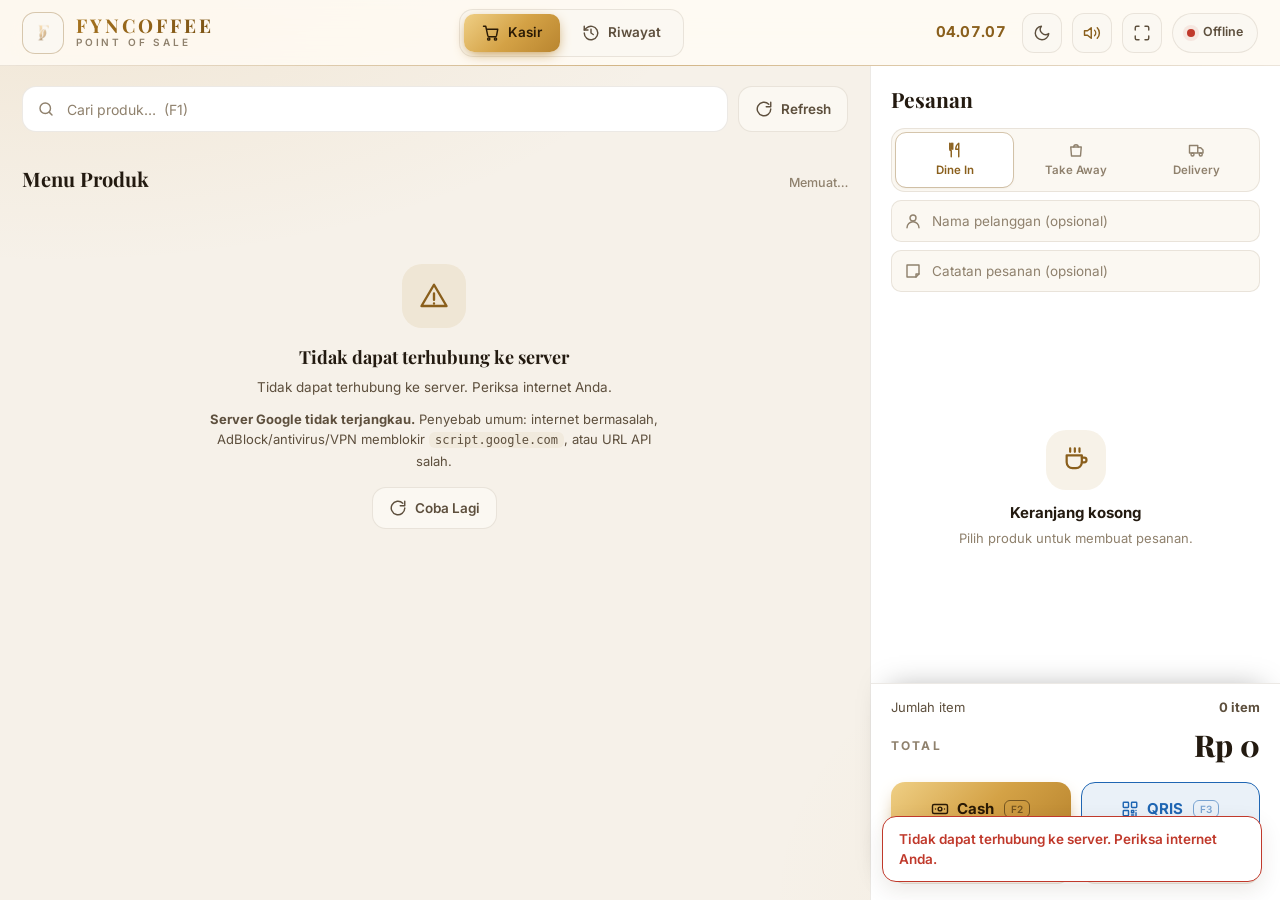
<file: index.html>
<!doctype html>
<html lang="id" data-theme="dark">
  <head>
    <meta charset="UTF-8" />
    <meta name="viewport" content="width=device-width, initial-scale=1.0, viewport-fit=cover" />
    <meta name="theme-color" content="#0b0908" id="metaThemeColor" />
    <meta name="color-scheme" content="dark light" />
    <meta name="mobile-web-app-capable" content="yes" />
    <meta name="description" content="FYNCOFFEE Point of Sale — Kasir, Riwayat Transaksi, Pembayaran & Cetak Struk" />
    <meta name="application-name" content="FYNCOFFEE POS" />
    <meta name="apple-mobile-web-app-capable" content="yes" />
    <meta name="apple-mobile-web-app-status-bar-style" content="black-translucent" />
    <meta name="apple-mobile-web-app-title" content="FYNCOFFEE" />
    <meta name="format-detection" content="telephone=no" />
    <title>FYNCOFFEE POS</title>

    <link rel="icon" type="image/png" href="Logo no background.png" />
    <link rel="apple-touch-icon" href="Logo no background.png" />

    <link rel="preconnect" href="https://fonts.googleapis.com" />
    <link rel="preconnect" href="https://fonts.gstatic.com" crossorigin />
    <link
      href="https://fonts.googleapis.com/css2?family=Inter:wght@400;500;600;700;800&family=Playfair+Display:wght@600;700;800&display=swap"
      rel="stylesheet"
    />

    <!-- Terapkan tema SEBELUM render agar tidak berkedip -->
    <script>
      (function () {
        var t = null;
        try { t = localStorage.getItem("fyncoffee_theme"); } catch (e) {}
        if (t !== "light" && t !== "dark") {
          t = window.matchMedia && window.matchMedia("(prefers-color-scheme: light)").matches ? "light" : "dark";
        }
        document.documentElement.setAttribute("data-theme", t);
        var m = document.getElementById("metaThemeColor");
        if (m) m.setAttribute("content", t === "light" ? "#f6f1e9" : "#0b0908");
      })();
    </script>

    <link rel="stylesheet" href="style.css" />
  </head>

  <body data-view="kasir">
    <!-- ============ SPRITE IKON ============ -->
    <svg width="0" height="0" style="position:absolute" aria-hidden="true" focusable="false">
      <defs>
        <symbol id="i-search" viewBox="0 0 24 24"><circle cx="11" cy="11" r="7"/><path d="m20 20-3.5-3.5"/></symbol>
        <symbol id="i-refresh" viewBox="0 0 24 24"><path d="M21 12a9 9 0 1 1-2.64-6.36"/><path d="M21 3v6h-6"/></symbol>
        <symbol id="i-sun" viewBox="0 0 24 24"><circle cx="12" cy="12" r="4"/><path d="M12 2v2M12 20v2M4.9 4.9l1.4 1.4M17.7 17.7l1.4 1.4M2 12h2M20 12h2M4.9 19.1l1.4-1.4M17.7 6.3l1.4-1.4"/></symbol>
        <symbol id="i-moon" viewBox="0 0 24 24"><path d="M21 12.8A9 9 0 1 1 11.2 3a7 7 0 0 0 9.8 9.8z"/></symbol>
        <symbol id="i-volume" viewBox="0 0 24 24"><path d="M11 5 6 9H2v6h4l5 4V5z"/><path d="M15.5 8.5a5 5 0 0 1 0 7M19 5a10 10 0 0 1 0 14"/></symbol>
        <symbol id="i-volume-off" viewBox="0 0 24 24"><path d="M11 5 6 9H2v6h4l5 4V5z"/><path d="m22 9-6 6M16 9l6 6"/></symbol>
        <symbol id="i-maximize" viewBox="0 0 24 24"><path d="M8 3H5a2 2 0 0 0-2 2v3M21 8V5a2 2 0 0 0-2-2h-3M3 16v3a2 2 0 0 0 2 2h3M16 21h3a2 2 0 0 0 2-2v-3"/></symbol>
        <symbol id="i-cart" viewBox="0 0 24 24"><circle cx="9" cy="20" r="1.5"/><circle cx="18" cy="20" r="1.5"/><path d="M2 3h3l2.7 12.4a2 2 0 0 0 2 1.6h7.7a2 2 0 0 0 2-1.5L21 7H6"/></symbol>
        <symbol id="i-trash" viewBox="0 0 24 24"><path d="M3 6h18M8 6V4a1 1 0 0 1 1-1h6a1 1 0 0 1 1 1v2M19 6l-1 14a2 2 0 0 1-2 2H8a2 2 0 0 1-2-2L5 6M10 11v6M14 11v6"/></symbol>
        <symbol id="i-monitor" viewBox="0 0 24 24"><rect x="2" y="3" width="20" height="14" rx="2"/><path d="M8 21h8M12 17v4"/></symbol>
        <symbol id="i-cash" viewBox="0 0 24 24"><rect x="2" y="6" width="20" height="12" rx="2"/><circle cx="12" cy="12" r="2.5"/><path d="M6 12h.01M18 12h.01"/></symbol>
        <symbol id="i-qr" viewBox="0 0 24 24"><rect x="3" y="3" width="7" height="7" rx="1"/><rect x="14" y="3" width="7" height="7" rx="1"/><rect x="3" y="14" width="7" height="7" rx="1"/><path d="M14 14h3v3h-3zM20 14v.01M14 20h3M20 17v4"/></symbol>
        <symbol id="i-history" viewBox="0 0 24 24"><path d="M3 12a9 9 0 1 0 3-6.7L3 8"/><path d="M3 3v5h5M12 7v5l3 2"/></symbol>
        <symbol id="i-receipt" viewBox="0 0 24 24"><path d="M5 2h14v20l-3-2-2 2-2-2-2 2-2-2-3 2z"/><path d="M9 7h6M9 11h6M9 15h4"/></symbol>
        <symbol id="i-printer" viewBox="0 0 24 24"><path d="M6 9V3h12v6"/><rect x="3" y="9" width="18" height="9" rx="2"/><path d="M7 14h10v7H7z"/></symbol>
        <symbol id="i-download" viewBox="0 0 24 24"><path d="M12 3v12M7 10l5 5 5-5M4 21h16"/></symbol>
        <symbol id="i-plus" viewBox="0 0 24 24"><path d="M12 5v14M5 12h14"/></symbol>
        <symbol id="i-minus" viewBox="0 0 24 24"><path d="M5 12h14"/></symbol>
        <symbol id="i-x" viewBox="0 0 24 24"><path d="M18 6 6 18M6 6l12 12"/></symbol>
        <symbol id="i-check" viewBox="0 0 24 24"><path d="m5 12 5 5 9-10"/></symbol>
        <symbol id="i-calendar" viewBox="0 0 24 24"><rect x="3" y="4" width="18" height="18" rx="2"/><path d="M16 2v4M8 2v4M3 10h18"/></symbol>
        <symbol id="i-file" viewBox="0 0 24 24"><path d="M14 3H6a2 2 0 0 0-2 2v14a2 2 0 0 0 2 2h12a2 2 0 0 0 2-2V9z"/><path d="M14 3v6h6M8 13h8M8 17h5"/></symbol>
        <symbol id="i-user" viewBox="0 0 24 24"><circle cx="12" cy="8" r="4"/><path d="M4 21a8 8 0 0 1 16 0"/></symbol>
        <symbol id="i-utensils" viewBox="0 0 24 24"><path d="M5 3v8a2 2 0 0 0 2 2v8M9 3v8M7 3v8"/><path d="M17 21V3c-2.5 1.5-4 4.5-4 8h4"/></symbol>
        <symbol id="i-bag" viewBox="0 0 24 24"><path d="M5 8h14l-1 12H6z"/><path d="M9 8a3 3 0 0 1 6 0"/></symbol>
        <symbol id="i-truck" viewBox="0 0 24 24"><path d="M2 6h11v10H2zM13 9h4l3 3v4h-7"/><circle cx="6" cy="18" r="2"/><circle cx="17" cy="18" r="2"/></symbol>
        <symbol id="i-coffee" viewBox="0 0 24 24"><path d="M4 8h13v6a5 5 0 0 1-5 5H9a5 5 0 0 1-5-5z"/><path d="M17 10h2a2 2 0 0 1 0 4h-2M7 2v3M11 2v3M15 2v3"/></symbol>
        <symbol id="i-chevron" viewBox="0 0 24 24"><path d="m9 6 6 6-6 6"/></symbol>
        <symbol id="i-alert" viewBox="0 0 24 24"><path d="M12 3 2 20h20z"/><path d="M12 10v5M12 18v.01"/></symbol>
        <symbol id="i-note" viewBox="0 0 24 24"><path d="M4 4h16v12l-4 4H4z"/><path d="M16 20v-4h4"/></symbol>
        <symbol id="i-ban" viewBox="0 0 24 24"><circle cx="12" cy="12" r="9"/><path d="m5.6 5.6 12.8 12.8"/></symbol>
        <symbol id="i-external" viewBox="0 0 24 24"><path d="M14 4h6v6M20 4 10 14M18 14v5a1 1 0 0 1-1 1H5a1 1 0 0 1-1-1V7a1 1 0 0 1 1-1h5"/></symbol>
        <symbol id="i-trend" viewBox="0 0 24 24"><path d="m3 17 6-6 4 4 8-8M15 7h6v6"/></symbol>
        <symbol id="i-box" viewBox="0 0 24 24"><path d="m3 7 9-4 9 4v10l-9 4-9-4z"/><path d="m3 7 9 4 9-4M12 11v10"/></symbol>
      </defs>
    </svg>

    <a href="#produk" class="skip-link">Langsung ke daftar produk</a>

    <!-- ============ TOPBAR ============ -->
    <header class="topbar">
      <div class="brand">
        <div class="brand-logo"><img src="Logo no background.png" alt="Logo FYNCOFFEE" /></div>
        <div class="brand-info">
          <div class="brand-title">FYNCOFFEE</div>
          <div class="brand-subtitle">Point of Sale</div>
        </div>
      </div>

      <nav class="view-tabs" role="tablist" aria-label="Halaman">
        <button type="button" class="view-tab active" id="tabKasir" role="tab" aria-selected="true" data-view="kasir" title="Kasir (F4)">
          <svg class="i"><use href="#i-cart" /></svg><span>Kasir</span>
        </button>
        <button type="button" class="view-tab" id="tabRiwayat" role="tab" aria-selected="false" data-view="riwayat" title="Riwayat transaksi (F4)">
          <svg class="i"><use href="#i-history" /></svg><span>Riwayat</span>
        </button>
      </nav>

      <div class="topbar-right">
        <div class="clock" id="clock" aria-label="Waktu">00:00:00</div>

        <button type="button" class="icon-btn" id="btnTheme" title="Ganti tema terang/gelap" aria-label="Ganti tema">
          <svg class="i i-sun"><use href="#i-sun" /></svg>
          <svg class="i i-moon"><use href="#i-moon" /></svg>
        </button>
        <button type="button" class="icon-btn" id="btnSoundToggle" title="Suara notifikasi" aria-label="Suara notifikasi">
          <svg class="i i-on"><use href="#i-volume" /></svg>
          <svg class="i i-off"><use href="#i-volume-off" /></svg>
        </button>
        <button type="button" class="icon-btn hide-sm" id="btnFullscreen" title="Layar penuh" aria-label="Layar penuh">
          <svg class="i"><use href="#i-maximize" /></svg>
        </button>

        <div class="connection" role="status" aria-live="polite">
          <span class="connection-dot" id="connectionDot" aria-hidden="true"></span>
          <span id="connectionText">Online</span>
        </div>
      </div>
    </header>

    <!-- ============ VIEW: KASIR ============ -->
    <main class="app" id="viewKasir">
      <section class="products-section" aria-label="Daftar Produk">
        <div class="toolbar">
          <div class="search-wrapper">
            <svg class="i search-icon"><use href="#i-search" /></svg>
            <input type="text" id="searchProduk" class="search-input" placeholder="Cari produk…  (F1)" autocomplete="off" spellcheck="false" aria-label="Cari produk" />
            <button type="button" id="clearSearch" class="clear-search" aria-label="Hapus pencarian"><svg class="i"><use href="#i-x" /></svg></button>
          </div>
          <button type="button" class="btn btn-ghost" id="btnRefresh" aria-label="Muat ulang daftar produk">
            <svg class="i" id="refreshIcon"><use href="#i-refresh" /></svg><span class="hide-sm">Refresh</span>
          </button>
        </div>

        <div class="category-wrapper" id="kategoriProduk" role="tablist" aria-label="Kategori produk"></div>

        <div class="section-heading">
          <h2>Menu Produk</h2>
          <span id="produkInfo">Memuat…</span>
        </div>

        <div class="product-grid" id="produk" role="list" aria-live="polite" aria-busy="true">
          <div class="skeleton"></div><div class="skeleton"></div><div class="skeleton"></div>
          <div class="skeleton"></div><div class="skeleton"></div><div class="skeleton"></div>
        </div>
      </section>

      <aside class="cart-section" id="cartSection" aria-label="Keranjang pesanan">
        <div class="cart-header">
          <div class="cart-title">Pesanan</div>
          <div class="cart-header-right">
            <div class="cart-count" id="cartBadge" aria-live="polite">0</div>
            <button type="button" class="icon-btn cart-close" id="btnCartClose" aria-label="Tutup keranjang"><svg class="i"><use href="#i-x" /></svg></button>
          </div>
        </div>

        <div class="order-meta">
          <div class="order-type-group" id="orderTypeGroup" role="radiogroup" aria-label="Tipe pesanan">
            <button type="button" class="order-type-btn active" data-order-type="dine-in" role="radio" aria-checked="true"><svg class="i"><use href="#i-utensils" /></svg><span>Dine In</span></button>
            <button type="button" class="order-type-btn" data-order-type="take-away" role="radio" aria-checked="false"><svg class="i"><use href="#i-bag" /></svg><span>Take Away</span></button>
            <button type="button" class="order-type-btn" data-order-type="delivery" role="radio" aria-checked="false"><svg class="i"><use href="#i-truck" /></svg><span>Delivery</span></button>
          </div>
          <label class="field-icon"><svg class="i"><use href="#i-user" /></svg>
            <input type="text" id="customerNameInput" placeholder="Nama pelanggan (opsional)" autocomplete="off" spellcheck="false" maxlength="40" />
          </label>
          <label class="field-icon"><svg class="i"><use href="#i-note" /></svg>
            <input type="text" id="orderNoteInput" placeholder="Catatan pesanan (opsional)" autocomplete="off" maxlength="80" />
          </label>
        </div>

        <div class="cart-content">
          <div class="cart-empty" id="cartEmpty">
            <div>
              <div class="cart-empty-icon"><svg class="i"><use href="#i-coffee" /></svg></div>
              <h3>Keranjang kosong</h3>
              <p>Pilih produk untuk membuat pesanan.</p>
            </div>
          </div>
          <div id="keranjang" aria-live="polite"></div>
        </div>

        <div class="cart-footer">
          <div class="summary-row"><span>Jumlah item</span><strong id="totalItem">0 item</strong></div>
          <div class="summary-row total"><span>Total</span><strong id="total">Rp 0</strong></div>

          <div class="payment-grid">
            <button type="button" class="payment-btn cash" id="btnCash" aria-label="Bayar tunai (F2)">
              <svg class="i"><use href="#i-cash" /></svg><span>Cash</span><kbd>F2</kbd>
            </button>
            <button type="button" class="payment-btn qris" id="btnQris" aria-label="Bayar QRIS (F3)">
              <svg class="i"><use href="#i-qr" /></svg><span>QRIS</span><kbd>F3</kbd>
            </button>
          </div>

          <div class="secondary-actions">
            <button type="button" class="btn btn-ghost btn-sm" id="btnKosongkan"><svg class="i"><use href="#i-trash" /></svg>Kosongkan</button>
            <button type="button" class="btn btn-ghost btn-sm" id="btnDisplay"><svg class="i"><use href="#i-monitor" /></svg>Display</button>
          </div>
        </div>
      </aside>
    </main>

    <!-- ============ VIEW: RIWAYAT ============ -->
    <main class="history" id="viewRiwayat" hidden>
      <div class="history-head">
        <div>
          <h1>Riwayat Transaksi</h1>
          <p id="hSubtitle">Semua transaksi yang pernah dicatat.</p>
        </div>
        <div class="history-head-actions">
          <button type="button" class="btn btn-ghost" id="hBtnExport"><svg class="i"><use href="#i-file" /></svg><span>Ekspor CSV</span></button>
          <button type="button" class="btn btn-ghost" id="hBtnRefresh"><svg class="i" id="hRefreshIcon"><use href="#i-refresh" /></svg><span>Muat ulang</span></button>
        </div>
      </div>

      <section class="h-filters" aria-label="Filter riwayat">
        <div class="chip-row" id="hPresets" role="group" aria-label="Rentang cepat">
          <button type="button" class="chip" data-preset="today">Hari ini</button>
          <button type="button" class="chip" data-preset="yesterday">Kemarin</button>
          <button type="button" class="chip" data-preset="7d">7 hari</button>
          <button type="button" class="chip" data-preset="month">Bulan ini</button>
          <button type="button" class="chip" data-preset="all">Semua</button>
        </div>

        <div class="h-filter-grid">
          <label class="h-field">
            <span>Dari tanggal</span>
            <div class="h-date"><svg class="i"><use href="#i-calendar" /></svg><input type="date" id="hFrom" /></div>
          </label>
          <label class="h-field">
            <span>Sampai tanggal</span>
            <div class="h-date"><svg class="i"><use href="#i-calendar" /></svg><input type="date" id="hTo" /></div>
          </label>
          <label class="h-field h-grow">
            <span>Cari</span>
            <div class="h-date"><svg class="i"><use href="#i-search" /></svg><input type="text" id="hSearch" placeholder="Invoice, pelanggan, produk…" autocomplete="off" spellcheck="false" /></div>
          </label>
          <label class="h-field">
            <span>Metode</span>
            <select id="hMetode"><option value="">Semua</option><option>CASH</option><option>QRIS</option></select>
          </label>
          <label class="h-field">
            <span>Status</span>
            <select id="hStatus"><option value="">Semua</option><option>Lunas</option><option>Pending</option><option>Batal</option></select>
          </label>
        </div>
      </section>

      <section class="h-stats" id="hStats" aria-label="Ringkasan"></section>

      <section class="h-list" id="hList" aria-live="polite"></section>
    </main>

    <!-- ============ MOBILE ============ -->
    <div class="backdrop" id="mobileCartBackdrop" aria-hidden="true"></div>
    <button type="button" class="mobile-cart-button" id="mobileCartButton" aria-label="Buka keranjang">
      <svg class="i"><use href="#i-cart" /></svg>
      <span class="mobile-cart-badge" id="mobileCartBadge">0</span>
      <span class="mobile-cart-total" id="mobileCartTotal">Rp 0</span>
    </button>

    <!-- ============ CASH MODAL ============ -->
    <div class="modal" id="cashModal" role="dialog" aria-modal="true" aria-labelledby="cashModalTitle">
      <div class="modal-box">
        <div class="modal-header">
          <h2 id="cashModalTitle">Pembayaran Cash</h2>
          <button type="button" class="icon-btn" data-close="cash" aria-label="Tutup"><svg class="i"><use href="#i-x" /></svg></button>
        </div>

        <div class="cash-total-box"><span>Total yang harus dibayar</span><strong id="cashTotal">Rp 0</strong></div>

        <label class="cash-input-wrap">
          <span class="cash-prefix">Rp</span>
          <input type="text" inputmode="numeric" id="uangDiterima" class="cash-input" placeholder="0" autocomplete="off" aria-label="Uang diterima" />
        </label>
        <div class="cash-error" id="cashInputError" role="alert"></div>

        <div class="quick-cash" id="quickCash"></div>

        <div class="change-box" id="changeBox"><span>Kembalian</span><strong id="kembalian">Rp 0</strong></div>

        <button type="button" class="btn btn-primary btn-block" id="btnKonfirmasiCash"><svg class="i"><use href="#i-check" /></svg>Konfirmasi Pembayaran</button>
      </div>
    </div>

    <!-- ============ QRIS MODAL ============ -->
    <div class="modal" id="qrisModal" role="dialog" aria-modal="true" aria-labelledby="qrisModalTitle">
      <div class="modal-box qris-box">
        <div class="modal-header">
          <h2 id="qrisModalTitle">Pembayaran QRIS</h2>
          <button type="button" class="icon-btn" data-close="qris" aria-label="Tutup"><svg class="i"><use href="#i-x" /></svg></button>
        </div>

        <div class="qris-image-frame">
          <img src="QR.png" alt="QRIS FYNCOFFEE" id="qrisImage" />
          <div class="qris-fallback"><svg class="i"><use href="#i-qr" /></svg><div>QR Code belum tersedia</div><small>Letakkan <b>QR.png</b> di folder yang sama</small></div>
        </div>

        <div class="qris-amount" id="qrisTotal">Rp 0</div>
        <div class="qris-hint">Minta pelanggan memindai kode QR, lalu tekan “Tandai Lunas” setelah pembayaran berhasil.</div>

        <div class="modal-actions">
          <button type="button" class="btn btn-ghost" data-close="qris">Batal</button>
          <button type="button" class="btn btn-primary" id="btnKonfirmasiQris"><svg class="i"><use href="#i-check" /></svg>Tandai Lunas</button>
        </div>
      </div>
    </div>

    <!-- ============ RECEIPT MODAL (setelah bayar) ============ -->
    <div class="modal" id="receiptModal" role="dialog" aria-modal="true" aria-labelledby="receiptModalTitle">
      <div class="modal-box receipt-modal-box">
        <div class="modal-header">
          <h2 id="receiptModalTitle">Transaksi Berhasil</h2>
          <button type="button" class="icon-btn" data-close="receipt" aria-label="Tutup"><svg class="i"><use href="#i-x" /></svg></button>
        </div>

        <div class="success-badge" role="status">
          <span class="check"><svg class="i"><use href="#i-check" /></svg></span>
          <span id="receiptSuccessText">Pembayaran diterima</span>
        </div>

        <div class="receipt-scroll"><div id="receiptPreview"></div></div>

        <div class="receipt-actions">
          <button type="button" class="btn btn-ghost" id="btnCetak"><svg class="i"><use href="#i-printer" /></svg>Cetak</button>
          <button type="button" class="btn btn-ghost" id="btnDownloadPdf"><svg class="i"><use href="#i-download" /></svg>PDF</button>
          <button type="button" class="btn btn-primary" id="btnTrxBaru"><svg class="i"><use href="#i-plus" /></svg>Transaksi Baru</button>
        </div>
      </div>
    </div>

    <!-- ============ DETAIL TRANSAKSI (dari riwayat) ============ -->
    <div class="drawer" id="detailDrawer" role="dialog" aria-modal="true" aria-labelledby="detailTitle" aria-hidden="true">
      <div class="drawer-box">
        <div class="modal-header">
          <div>
            <h2 id="detailTitle">Detail Transaksi</h2>
            <div class="drawer-sub" id="detailSub"></div>
          </div>
          <button type="button" class="icon-btn" data-close="detail" aria-label="Tutup"><svg class="i"><use href="#i-x" /></svg></button>
        </div>

        <div class="detail-meta" id="detailMeta"></div>
        <div class="receipt-scroll"><div id="detailReceipt"></div></div>

        <div class="receipt-actions">
          <button type="button" class="btn btn-primary" id="dBtnCetak"><svg class="i"><use href="#i-printer" /></svg>Cetak</button>
          <button type="button" class="btn btn-ghost" id="dBtnPdf"><svg class="i"><use href="#i-download" /></svg>PDF</button>
          <button type="button" class="btn btn-ghost" id="dBtnBuka"><svg class="i"><use href="#i-external" /></svg>Halaman struk</button>
          <button type="button" class="btn btn-danger" id="dBtnBatal"><svg class="i"><use href="#i-ban" /></svg>Batalkan</button>
        </div>
      </div>
    </div>

    <div id="receiptContainer" class="receipt-container" aria-hidden="true"></div>
    <div id="toastContainer" aria-live="polite" aria-atomic="true"></div>

    <div id="loadingOverlay" aria-hidden="true">
      <div class="loading-spinner"></div>
      <div class="loading-text" id="loadingText">Memproses transaksi…</div>
    </div>

    <noscript>
      <div style="position:fixed;inset:0;z-index:99999;background:#0b0908;color:#f6eddf;display:flex;align-items:center;justify-content:center;padding:30px;text-align:center;font-family:Inter,system-ui,sans-serif">
        <div><h2 style="font-size:22px;margin-bottom:10px">JavaScript Diperlukan</h2>
        <p style="color:#a3a3a3;font-size:14px;line-height:1.6">Aplikasi FYNCOFFEE POS membutuhkan JavaScript.<br />Silakan aktifkan JavaScript di browser Anda.</p></div>
      </div>
    </noscript>

    <!-- Library PDF (dimuat saat dibutuhkan agar aplikasi cepat terbuka) -->
    <script src="ui.js"></script>
    <script src="script.js" defer></script>
    <script src="history.js" defer></script>
  </body>
</html>
</file>
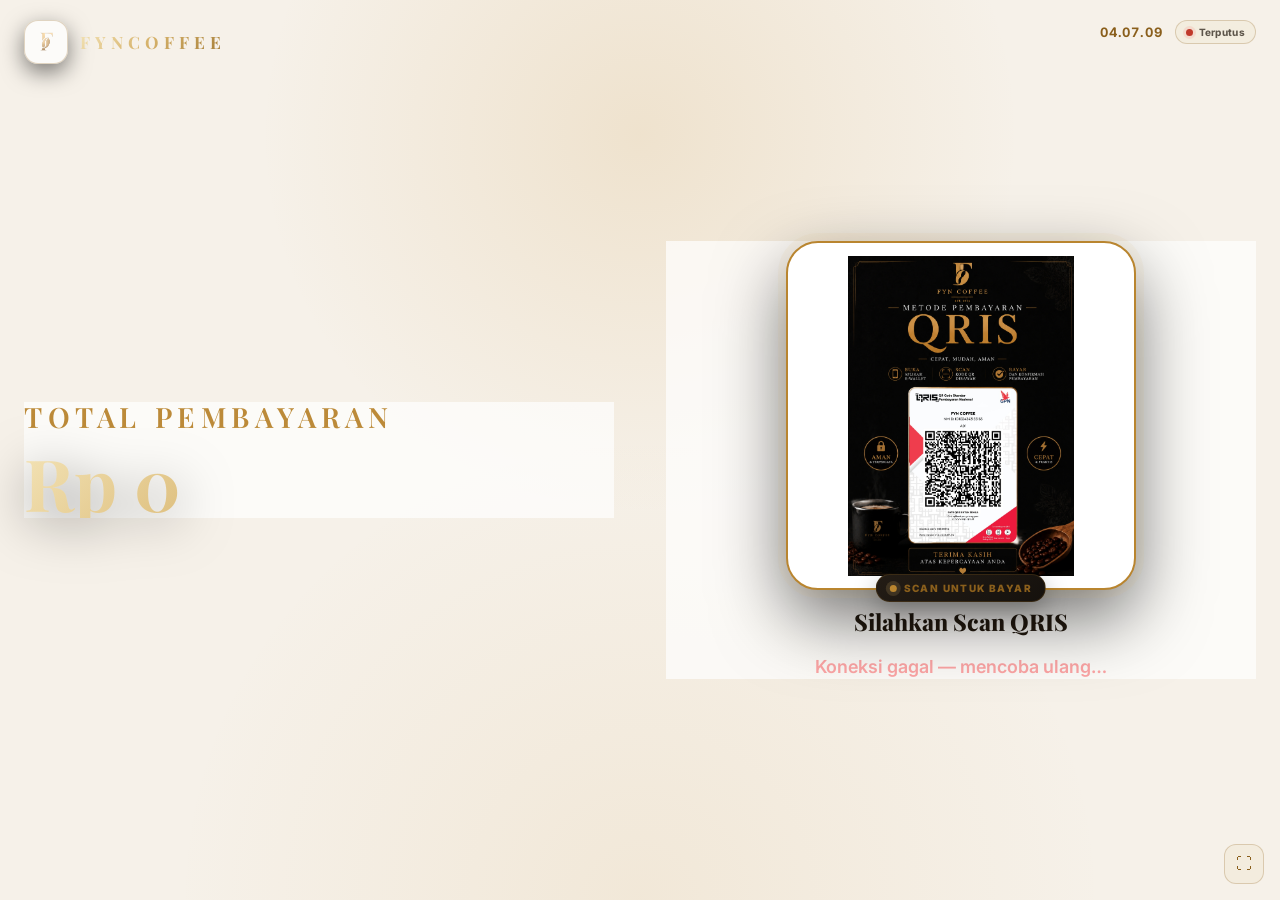
<file: customer.html>
<!doctype html>
<html lang="id">
  <head>
    <meta charset="UTF-8" />

    <meta
      name="viewport"
      content="width=device-width, initial-scale=1.0, viewport-fit=cover"
    />

    <meta name="theme-color" content="#0a0807" />

    <link rel="icon" type="image/png" href="Logo no background.png" />
    <link rel="preconnect" href="https://fonts.googleapis.com" />
    <link rel="preconnect" href="https://fonts.gstatic.com" crossorigin />
    <link
      href="https://fonts.googleapis.com/css2?family=Inter:wght@400;500;600;700;800;900&family=Playfair+Display:wght@500;600;700;800&display=swap"
      rel="stylesheet"
    />

    <title>FYNCOFFEE • Customer Display</title>
    <script>
      (function () {
        var apply = function (t) { document.documentElement.setAttribute("data-theme", t); };
        var t = null;
        try { t = localStorage.getItem("fyncoffee_theme"); } catch (e) {}
        if (t !== "light" && t !== "dark") t = window.matchMedia && window.matchMedia("(prefers-color-scheme: light)").matches ? "light" : "dark";
        apply(t);
        window.addEventListener("storage", function (e) { if (e.key === "fyncoffee_theme" && (e.newValue === "light" || e.newValue === "dark")) apply(e.newValue); });
      })();
    </script>
    <style>
      /* TEMA TERANG — hanya menimpa variabel & beberapa permukaan */
      html[data-theme="light"] {
        --bg: #f6f1e9;
        --bg-soft: #fbf8f2;
        --text: #231a10;
        --text-soft: rgba(35, 26, 16, 0.72);
        --text-muted: rgba(35, 26, 16, 0.5);
        --green: #1d8157;
        --green-soft: rgba(29, 129, 87, 0.12);
        --red: #c0392b;
        --gold: #b9852f;
        --gold-hi: #8a5f1c;
        --border: rgba(138, 95, 28, 0.25);
        --border-soft: rgba(138, 95, 28, 0.12);
        --shadow-lg: 0 25px 60px rgba(60, 40, 10, 0.18);
        color-scheme: light;
      }
      html[data-theme="light"] body {
        background:
          radial-gradient(circle at 50% 15%, rgba(201, 149, 63, 0.16), transparent 38%),
          radial-gradient(circle at 50% 100%, rgba(201, 149, 63, 0.1), transparent 42%),
          var(--bg);
      }
      html[data-theme="light"] [class*="panel"],
      html[data-theme="light"] .brand-logo { background-color: rgba(255, 255, 255, 0.7); }
      html[data-theme="light"] .brand-logo { background-image: none; }
    </style>


    <style>
      /* =====================================================
         FYNCOFFEE CUSTOMER DISPLAY V3
         RESPONSIVE • ITEM LIST • QRIS • LIVE STATUS
         ===================================================== */

      :root {
        --bg: #0a0807;
        --bg-soft: #130f0c;

        --text: #f6eddf;
        --text-soft: rgba(246, 237, 223, 0.7);
        --text-muted: rgba(246, 237, 223, 0.44);

        --green: #74d1a2;
        --green-dark: #2f8f64;
        --green-soft: rgba(116, 209, 162, 0.12);

        --gold: #d6b26a;
        --gold-hi: #f1dfae;
        --gold-lo: #a47c36;
        --gold-grad: linear-gradient(135deg, #f3e3b6 0%, #d6b26a 48%, #a47c36 100%);
        --red: #f08379;

        --border: rgba(214, 178, 106, 0.18);
        --border-soft: rgba(214, 178, 106, 0.08);

        --font-display: "Playfair Display", "Cormorant Garamond", Georgia, serif;

        --radius-md: 16px;
        --radius-lg: 24px;
        --radius-xl: 32px;

        --shadow-lg: 0 25px 80px rgba(0, 0, 0, 0.45);

        --safe-top: env(safe-area-inset-top, 0px);
        --safe-bottom: env(safe-area-inset-bottom, 0px);

        --ease: cubic-bezier(0.22, 0.61, 0.36, 1);
      }

      /* =====================================================
         RESET
         ===================================================== */

      *,
      *::before,
      *::after {
        box-sizing: border-box;
      }

      html {
        width: 100%;
        min-height: 100%;
        background: var(--bg);
        scroll-behavior: smooth;
      }

      body {
        width: 100%;
        min-height: 100vh;

        margin: 0;

        background:
          radial-gradient(
            circle at 50% 15%,
            rgba(214, 178, 106, 0.1),
            transparent 38%
          ),
          radial-gradient(
            circle at 50% 100%,
            rgba(164, 124, 54, 0.1),
            transparent 42%
          ),
          var(--bg);

        color: var(--text);

        font-family:
          Inter,
          ui-sans-serif,
          system-ui,
          -apple-system,
          BlinkMacSystemFont,
          "Segoe UI",
          Roboto,
          Arial,
          sans-serif;

        -webkit-font-smoothing: antialiased;

        overflow: hidden;

        user-select: none;
        -webkit-user-select: none;
        -webkit-tap-highlight-color: transparent;
      }

      button,
      img {
        -webkit-user-drag: none;
      }

      /* =====================================================
         CUSTOMER CONTAINER
         ===================================================== */

      .customer {
        width: 100%;
        min-height: 100vh;
        min-height: 100svh;

        display: flex;
        flex-direction: column;
        align-items: center;
        justify-content: center;

        padding: calc(80px + var(--safe-top)) 24px
          calc(60px + var(--safe-bottom));

        text-align: center;

        overflow: hidden;

        position: relative;
      }

      /* =====================================================
         TOP BRAND
         ===================================================== */

      .brand {
        position: absolute;

        top: calc(20px + var(--safe-top));
        left: 24px;

        display: flex;
        align-items: center;
        gap: 9px;

        opacity: 0.9;

        z-index: 5;
      }

      .brand-logo {
        width: 34px;
        height: 34px;

        display: grid;
        place-items: center;

        background: #ffffff;
        color: #111111;

        border-radius: 10px;

        font-size: 17px;
        font-weight: 900;
      }

      .brand-name {
        font-size: 13px;
        font-weight: 850;

        letter-spacing: 1.5px;
        text-transform: uppercase;
      }

      /* =====================================================
         TOP-RIGHT BAR
         ===================================================== */

      .top-right {
        position: absolute;

        top: calc(20px + var(--safe-top));
        right: 24px;

        display: flex;
        align-items: center;
        gap: 12px;

        z-index: 5;
      }

      .clock {
        font-size: 13px;
        font-weight: 700;

        color: var(--text-soft);

        letter-spacing: 0.5px;

        font-variant-numeric: tabular-nums;
      }

      .connection-pill {
        display: inline-flex;
        align-items: center;
        gap: 6px;

        padding: 5px 10px;

        background: rgba(255, 255, 255, 0.06);

        border: 1px solid var(--border);
        border-radius: 999px;

        font-size: 10px;
        font-weight: 750;

        color: var(--text-soft);

        letter-spacing: 0.3px;
      }

      .conn-dot {
        width: 7px;
        height: 7px;

        border-radius: 50%;

        background: var(--green);

        box-shadow: 0 0 0 3px rgba(16, 185, 129, 0.15);

        transition:
          background 0.2s var(--ease),
          box-shadow 0.2s var(--ease);
      }

      .conn-dot.offline {
        background: var(--red);
        box-shadow: 0 0 0 3px rgba(239, 68, 68, 0.15);
      }

      .conn-dot.loading {
        background: var(--gold);
        box-shadow: 0 0 0 3px rgba(245, 158, 11, 0.15);

        animation: pulseDot 1.4s ease-in-out infinite;
      }

      @keyframes pulseDot {
        0%,
        100% {
          opacity: 1;
        }
        50% {
          opacity: 0.4;
        }
      }

      /* =====================================================
         CONTENT GRID — 2 KOLOM
         ===================================================== */

      .content {
        width: 100%;
        max-width: 1300px;

        display: grid;

        grid-template-columns: minmax(0, 1fr) minmax(0, 1fr);

        gap: clamp(24px, 4vw, 60px);

        align-items: center;

        animation: contentIn 0.5s var(--ease);
      }

      @keyframes contentIn {
        from {
          opacity: 0;
          transform: translateY(10px);
        }
        to {
          opacity: 1;
          transform: translateY(0);
        }
      }

      /* =====================================================
         LEFT PANEL — TITLE, TOTAL, ITEMS
         ===================================================== */

      .left-panel {
        display: flex;
        flex-direction: column;
        gap: clamp(10px, 1.5vh, 16px);

        text-align: left;

        min-width: 0;
      }

      #judul {
        margin: 0;

        color: #ffffff;

        font-size: clamp(16px, 2.2vw, 28px);
        font-weight: 800;

        line-height: 1.1;

        letter-spacing: 0.5px;

        text-transform: uppercase;

        opacity: 0.72;

        transition: opacity 0.3s var(--ease);
      }

      .total {
        color: #ffffff;

        font-size: clamp(38px, 6vw, 72px);
        font-weight: 900;

        line-height: 1;

        letter-spacing: clamp(-2px, -0.15vw, -1px);

        text-shadow: 0 10px 30px rgba(0, 0, 0, 0.35);

        transition: transform 0.3s var(--ease);
      }

      .total span {
        white-space: nowrap;
        font-variant-numeric: tabular-nums;
      }

      .total.changed {
        animation: totalPop 0.45s var(--ease);
      }

      @keyframes totalPop {
        0% {
          transform: scale(1);
        }
        40% {
          transform: scale(1.05);
        }
        100% {
          transform: scale(1);
        }
      }

      /* Sub info */
      .sub-info {
        display: inline-flex;
        align-items: center;
        gap: 8px;

        align-self: flex-start;

        padding: 6px 14px;

        background: rgba(255, 255, 255, 0.05);

        border: 1px solid var(--border);
        border-radius: 999px;

        font-size: clamp(11px, 1.2vw, 14px);
        font-weight: 650;

        color: var(--text-soft);

        letter-spacing: 0.3px;
      }

      .sub-info.hidden {
        display: none;
      }

      /* =====================================================
         ITEMS PANEL
         ===================================================== */

      .items-panel {
        display: none;

        flex-direction: column;

        margin-top: 6px;

        padding: 16px 18px;

        background: rgba(255, 255, 255, 0.035);

        border: 1px solid var(--border);
        border-radius: var(--radius-lg);

        max-height: 44vh;

        overflow-y: auto;

        scrollbar-width: thin;
        scrollbar-color: rgba(255, 255, 255, 0.15) transparent;
      }

      .items-panel.visible {
        display: flex;
      }

      .items-panel::-webkit-scrollbar {
        width: 5px;
      }

      .items-panel::-webkit-scrollbar-thumb {
        background: rgba(255, 255, 255, 0.15);
        border-radius: 10px;
      }

      .items-header {
        display: flex;
        align-items: center;
        justify-content: space-between;

        gap: 10px;

        margin-bottom: 12px;

        padding-bottom: 10px;

        border-bottom: 1px dashed var(--border);

        font-size: clamp(10px, 1vw, 11px);
        font-weight: 850;

        color: var(--text-muted);

        letter-spacing: 1.5px;
        text-transform: uppercase;
      }

      .items-header-count {
        color: var(--green);

        font-weight: 900;

        letter-spacing: 0.5px;
      }

      .items-list {
        display: flex;
        flex-direction: column;

        gap: 10px;
      }

      .item-row {
        display: grid;
        grid-template-columns: minmax(0, 1fr) auto;

        gap: 12px;

        padding-bottom: 10px;

        border-bottom: 1px solid var(--border-soft);

        animation: itemIn 0.22s var(--ease);
      }

      @keyframes itemIn {
        from {
          opacity: 0;
          transform: translateX(-6px);
        }
        to {
          opacity: 1;
          transform: translateX(0);
        }
      }

      .item-row:last-child {
        border-bottom: 0;
        padding-bottom: 0;
      }

      .item-info {
        min-width: 0;

        display: flex;
        flex-direction: column;

        gap: 3px;

        text-align: left;
      }

      .item-name {
        font-size: clamp(13px, 1.4vw, 17px);
        font-weight: 750;

        color: #ffffff;

        line-height: 1.3;

        word-break: break-word;
      }

      .item-qty {
        font-size: clamp(11px, 1.1vw, 13px);
        font-weight: 600;

        color: var(--text-soft);

        font-variant-numeric: tabular-nums;

        letter-spacing: 0.2px;
      }

      .item-price {
        font-size: clamp(13px, 1.4vw, 17px);
        font-weight: 850;

        color: #ffffff;

        text-align: right;

        white-space: nowrap;

        font-variant-numeric: tabular-nums;

        align-self: center;
      }

      /* =====================================================
         RIGHT PANEL — QRIS
         ===================================================== */

      .right-panel {
        display: flex;
        flex-direction: column;
        align-items: center;
        justify-content: center;

        gap: clamp(16px, 2vh, 24px);

        min-width: 0;
      }

      .qris-wrapper {
        position: relative;

        display: flex;
        align-items: center;
        justify-content: center;

        padding: clamp(8px, 1vw, 14px);

        background: #ffffff;

        border-radius: var(--radius-xl);

        box-shadow:
          0 0 0 1px rgba(255, 255, 255, 0.08),
          0 20px 60px rgba(0, 0, 0, 0.45);

        transition:
          transform 0.25s var(--ease),
          box-shadow 0.25s var(--ease);
      }

      .qris {
        width: min(40vw, 320px);
        height: min(40vw, 320px);

        max-width: 320px;
        max-height: 320px;

        object-fit: contain;

        display: block;

        background: #ffffff;

        border-radius: 15px;
      }

      .qris-fallback {
        width: min(40vw, 320px);
        height: min(40vw, 320px);

        max-width: 320px;
        max-height: 320px;

        display: none;
        flex-direction: column;
        align-items: center;
        justify-content: center;

        gap: 8px;

        background: #f5f5f5;
        color: #111;

        border-radius: 15px;

        font-size: 12px;
        font-weight: 750;
        text-align: center;

        padding: 20px;
      }

      .qris-fallback .qr-icon {
        font-size: 60px;
        line-height: 1;
      }

      .scan-badge {
        position: absolute;

        left: 50%;
        bottom: -14px;

        transform: translateX(-50%);

        display: inline-flex;
        align-items: center;
        justify-content: center;

        gap: 7px;

        min-width: 125px;

        padding: 7px 13px;

        background: #ffffff;
        color: #111111;

        border-radius: 999px;

        font-size: 10px;
        font-weight: 850;

        letter-spacing: 0.5px;

        white-space: nowrap;

        box-shadow: 0 8px 25px rgba(0, 0, 0, 0.3);
      }

      .scan-dot {
        width: 7px;
        height: 7px;

        border-radius: 50%;

        background: var(--green);

        box-shadow: 0 0 0 4px rgba(16, 185, 129, 0.12);

        animation: scanPulse 1.5s infinite;
      }

      @keyframes scanPulse {
        0%,
        100% {
          opacity: 1;
          transform: scale(1);
        }
        50% {
          opacity: 0.45;
          transform: scale(0.75);
        }
      }

      #instruksi {
        margin: 0;

        color: #ffffff;

        font-size: clamp(14px, 1.8vw, 24px);
        font-weight: 800;

        line-height: 1.2;
      }

      #status {
        margin: 0;

        color: var(--text-soft);

        font-size: clamp(11px, 1.4vw, 18px);
        font-weight: 600;

        line-height: 1.4;
      }

      /* Waiting animation */
      .waiting #judul,
      .waiting #instruksi,
      .waiting #status {
        animation: textPulse 2.5s ease-in-out infinite;
      }

      @keyframes textPulse {
        0%,
        100% {
          opacity: 1;
        }
        50% {
          opacity: 0.72;
        }
      }

      /* =====================================================
         SUCCESS SCREEN
         ===================================================== */

      .success-screen {
        width: 100%;
        max-width: 700px;

        display: flex;
        flex-direction: column;
        align-items: center;
        justify-content: center;

        text-align: center;

        animation: successIn 0.55s var(--ease);
      }

      .success-icon {
        width: clamp(80px, 14vw, 125px);
        height: clamp(80px, 14vw, 125px);

        display: grid;
        place-items: center;

        margin-bottom: 25px;

        background: var(--green-soft);

        border: 2px solid rgba(16, 185, 129, 0.35);

        color: var(--green);

        border-radius: 50%;

        font-size: clamp(40px, 7vw, 65px);
        font-weight: 900;

        box-shadow:
          0 0 0 12px rgba(16, 185, 129, 0.04),
          0 20px 60px rgba(0, 0, 0, 0.35);

        animation: zoom 0.5s var(--ease);
      }

      .success-title {
        margin: 0;

        font-size: clamp(28px, 6vw, 60px);
        font-weight: 900;

        line-height: 1.05;
        letter-spacing: -1px;

        color: #ffffff;
      }

      .success-subtitle {
        margin: 14px 0 5px;

        color: #ffffff;

        font-size: clamp(18px, 3vw, 32px);
        font-weight: 750;
      }

      .success-description {
        margin: 0;

        color: var(--text-soft);

        font-size: clamp(12px, 2vw, 20px);
      }

      @keyframes zoom {
        from {
          opacity: 0;
          transform: scale(0.7);
        }
        to {
          opacity: 1;
          transform: scale(1);
        }
      }

      @keyframes successIn {
        from {
          opacity: 0;
          transform: translateY(20px) scale(0.96);
        }
        to {
          opacity: 1;
          transform: translateY(0) scale(1);
        }
      }

      /* =====================================================
         FULLSCREEN BUTTON
         ===================================================== */

      .fullscreen-btn {
        position: absolute;

        right: 16px;
        bottom: calc(16px + var(--safe-bottom));

        width: 40px;
        height: 40px;

        display: grid;
        place-items: center;

        background: rgba(255, 255, 255, 0.06);

        border: 1px solid var(--border);
        border-radius: 12px;

        color: var(--text-soft);

        font-size: 16px;

        cursor: pointer;

        transition:
          background 0.15s var(--ease),
          color 0.15s var(--ease),
          transform 0.15s var(--ease);

        z-index: 6;
      }

      .fullscreen-btn:hover {
        background: rgba(255, 255, 255, 0.1);
        color: var(--text);
      }

      .fullscreen-btn:active {
        transform: scale(0.92);
      }

      /* =====================================================
         CONNECTION ERROR
         ===================================================== */

      .connection-error {
        color: #fca5a5 !important;
      }

      /* =====================================================
         EMPTY STATE (welcome screen)
         ===================================================== */

      .welcome {
        display: flex;
        flex-direction: column;
        align-items: center;
        gap: 16px;

        text-align: center;

        animation: contentIn 0.5s var(--ease);
      }

      .welcome .welcome-icon {
        font-size: clamp(60px, 10vw, 100px);
        line-height: 1;
      }

      .welcome h2 {
        margin: 0;

        font-size: clamp(22px, 4vw, 42px);
        font-weight: 900;

        letter-spacing: -0.5px;
      }

      .welcome p {
        margin: 0;

        color: var(--text-soft);

        font-size: clamp(13px, 1.6vw, 20px);
      }

      /* =====================================================
         RESPONSIVE — STACK DI LAYAR KECIL / PORTRAIT
         ===================================================== */

      @media (max-width: 1000px), (orientation: portrait) {
        .content {
          grid-template-columns: 1fr;
          gap: 22px;
        }

        .left-panel {
          text-align: center;
          align-items: center;
          gap: 8px;
        }

        .left-panel .sub-info {
          align-self: center;
        }

        .items-panel {
          max-height: 30vh;
          text-align: left;
          width: 100%;
        }

        .qris {
          width: min(60vw, 260px);
          height: min(60vw, 260px);
          max-width: 260px;
          max-height: 260px;
        }

        .qris-fallback {
          width: min(60vw, 260px);
          height: min(60vw, 260px);
          max-width: 260px;
          max-height: 260px;
        }
      }

      /* =====================================================
         LARGE SCREEN
         ===================================================== */

      @media (min-width: 1400px) {
        .qris,
        .qris-fallback {
          width: 360px;
          height: 360px;
          max-width: 360px;
          max-height: 360px;
        }
      }

      /* =====================================================
         MOBILE SMALL
         ===================================================== */

      @media (max-width: 480px) {
        .customer {
          padding-left: 14px;
          padding-right: 14px;
        }

        .brand {
          top: calc(13px + var(--safe-top));
          left: 14px;
        }

        .brand-logo {
          width: 29px;
          height: 29px;
          border-radius: 8px;
          font-size: 14px;
        }

        .brand-name {
          font-size: 11px;
          letter-spacing: 1.2px;
        }

        .top-right {
          top: calc(13px + var(--safe-top));
          right: 14px;
          gap: 8px;
        }

        .clock {
          font-size: 11px;
        }

        .connection-pill {
          padding: 4px 8px;
          font-size: 9px;
        }

        #judul {
          font-size: 14px;
        }

        .total {
          font-size: 34px;
        }

        .items-panel {
          padding: 12px 14px;
          max-height: 26vh;
        }

        .qris {
          width: min(55vw, 200px);
          height: min(55vw, 200px);
        }

        .qris-fallback {
          width: min(55vw, 200px);
          height: min(55vw, 200px);
        }

        .scan-badge {
          min-width: 110px;
          padding: 6px 10px;
          font-size: 9px;
        }

        #instruksi {
          font-size: 13px;
        }

        #status {
          font-size: 11px;
        }

        .fullscreen-btn {
          width: 36px;
          height: 36px;
          font-size: 14px;
        }
      }

      /* =====================================================
         VERY SHORT SCREEN (landscape phone)
         ===================================================== */

      @media (max-height: 650px) and (orientation: landscape) {
        .customer {
          padding-top: 60px;
          padding-bottom: 30px;
        }

        .brand {
          display: none;
        }

        .total {
          font-size: clamp(28px, 6vw, 48px);
        }

        .items-panel {
          max-height: 45vh;
        }

        .qris {
          width: min(32vh, 200px);
          height: min(32vh, 200px);
        }

        .qris-fallback {
          width: min(32vh, 200px);
          height: min(32vh, 200px);
        }
      }


      /* =====================================================
         LUXE LAYER — Noir & Champagne Gold
         ===================================================== */

      .brand {
        opacity: 1;
        gap: 12px;
      }
      .brand-logo {
        width: 44px;
        height: 44px;
        padding: 3px;
        background: radial-gradient(circle at 30% 20%, #2b2118, #0d0a08 75%);
        border: 1px solid var(--border);
        border-radius: 14px;
        box-shadow: 0 8px 22px rgba(0, 0, 0, 0.5);
      }
      .brand-logo img {
        width: 100%;
        height: 100%;
        object-fit: contain;
        display: block;
      }
      .brand-name {
        font-family: var(--font-display);
        font-size: 17px;
        font-weight: 700;
        letter-spacing: 0.3em;
        background: var(--gold-grad);
        -webkit-background-clip: text;
        background-clip: text;
        -webkit-text-fill-color: transparent;
        color: var(--gold);
      }

      .clock {
        color: var(--gold-hi);
        letter-spacing: 0.08em;
      }
      .connection-pill {
        background: rgba(214, 178, 106, 0.07);
      }
      .conn-dot {
        box-shadow: 0 0 0 3px rgba(116, 209, 162, 0.18);
      }
      .conn-dot.offline {
        box-shadow: 0 0 0 3px rgba(240, 131, 121, 0.18);
      }
      .conn-dot.loading {
        box-shadow: 0 0 0 3px rgba(214, 178, 106, 0.2);
      }

      #judul,
      .item-name,
      .success-title,
      .success-subtitle,
      #instruksi,
      .welcome h2 {
        color: var(--text);
        font-family: var(--font-display);
      }
      #judul {
        color: var(--gold);
        letter-spacing: 0.2em;
        font-weight: 600;
        opacity: 0.95;
      }

      .total {
        font-family: var(--font-display);
        font-weight: 700;
        letter-spacing: 0;
        background: var(--gold-grad);
        -webkit-background-clip: text;
        background-clip: text;
        -webkit-text-fill-color: transparent;
        color: var(--gold-hi);
        text-shadow: none;
        filter: drop-shadow(0 10px 26px rgba(0, 0, 0, 0.5));
      }

      .items-header-count {
        color: var(--gold);
      }
      .item-price {
        color: var(--gold-hi);
        font-family: var(--font-display);
        font-weight: 700;
      }

      .items-panel,
      .qris-wrapper {
        border-color: var(--border);
      }
      .items-panel {
        background: linear-gradient(160deg, #1a1511, #110d0a);
        box-shadow:
          0 24px 60px rgba(0, 0, 0, 0.5),
          inset 0 1px 0 rgba(214, 178, 106, 0.08);
      }
      .qris-wrapper {
        border: 2px solid var(--gold);
        box-shadow:
          0 0 0 8px rgba(214, 178, 106, 0.08),
          0 28px 70px rgba(0, 0, 0, 0.55);
      }

      .scan-badge {
        background: linear-gradient(145deg, #231c15, #15110d);
        border: 1px solid var(--border);
        color: var(--gold-hi);
        letter-spacing: 0.14em;
      }
      .scan-dot {
        background: var(--gold);
        box-shadow: 0 0 0 4px rgba(214, 178, 106, 0.16);
      }

      .welcome h2 {
        font-weight: 600;
        letter-spacing: 0.04em;
        color: var(--gold-hi);
      }

      .fullscreen-btn {
        border-color: var(--border);
        color: var(--gold-hi);
        background: rgba(214, 178, 106, 0.08);
      }
      .fullscreen-btn:hover {
        background: rgba(214, 178, 106, 0.18);
      }

      /* =====================================================
         REDUCED MOTION
         ===================================================== */

      @media (prefers-reduced-motion: reduce) {
        *,
        *::before,
        *::after {
          animation-duration: 0.01ms !important;
          animation-iteration-count: 1 !important;
          transition-duration: 0.01ms !important;
        }
      }
    </style>
  </head>

  <body>
    <div class="customer waiting" id="customerDisplay">
      <!-- BRAND -->
      <div class="brand">
        <div class="brand-logo"><img src="Logo no background.png" alt="" /></div>
        <div class="brand-name">FYNCOFFEE</div>
      </div>

      <!-- TOP RIGHT -->
      <div class="top-right">
        <div class="clock" id="clock">--:--:--</div>

        <div class="connection-pill">
          <span class="conn-dot loading" id="connDot"></span>
          <span id="connText">Menghubungkan…</span>
        </div>
      </div>

      <!-- CONTENT (2 kolom) -->
      <div class="content" id="contentArea">
        <!-- LEFT: title, total, items -->
        <div class="left-panel">
          <h1 id="judul">TOTAL PEMBAYARAN</h1>

          <div class="total">
            Rp
            <span id="total">0</span>
          </div>

          <div class="sub-info hidden" id="subInfo"></div>

          <!-- ITEMS LIST -->
          <div class="items-panel" id="itemsPanel">
            <div class="items-header">
              <span>DETAIL PESANAN</span>
              <span class="items-header-count" id="itemsHeaderCount"
                >0 item</span
              >
            </div>

            <div class="items-list" id="itemsList"></div>
          </div>
        </div>

        <!-- RIGHT: QRIS -->
        <div class="right-panel">
          <div class="qris-wrapper">
            <img
              src="Qris Fyn.jpg"
              class="qris"
              id="qrisImage"
              alt="QRIS FYNCOFFEE"
            />

            <div class="qris-fallback" id="qrisFallback">
              <div class="qr-icon">▣</div>
              <div>QR Code belum tersedia</div>
              <div style="font-size: 10px; color: #8a7e6e">
                Letakkan file <b>Qris Fyn.jpg</b> di folder yang sama
              </div>
            </div>

            <div class="scan-badge">
              <span class="scan-dot"></span>
              SCAN UNTUK BAYAR
            </div>
          </div>

          <h2 id="instruksi">Silahkan Scan QRIS</h2>

          <p id="status">Menunggu transaksi...</p>
        </div>
      </div>

      <!-- FULLSCREEN BUTTON -->
      <button
        type="button"
        class="fullscreen-btn"
        id="fullscreenBtn"
        onclick="toggleFullscreen()"
        aria-label="Toggle fullscreen"
        title="Toggle fullscreen (F / Double-click)"
      >
        ⛶
      </button>
    </div>

    <script>
      /* =====================================================
         FYNCOFFEE CUSTOMER DISPLAY V3
         ===================================================== */

      /* =====================================================
         KONFIGURASI
         ===================================================== */

      const API =
        "https://script.google.com/macros/s/AKfycbz-1nUJmKOjNYQEUKRwAEBt7h1D9xs3injteRNf0WjJhY6aWk0U2hpbmpYjXuKmHRih/exec?action=display";

      const POLL_INTERVAL = 2000;
      const POLL_BACKOFF_MAX = 16000;
      const SUCCESS_DURATION = 6000;
      const BEEP_ENABLED = true;

      /* localStorage key untuk sinkronisasi device-sama */
      const DISPLAY_KEY = "fyncoffee_display";

      /* =====================================================
         STATE
         ===================================================== */

      const state = {
        transaksiSebelumnya: "",
        totalSebelumnya: 0,
        itemsSebelumnya: "",

        sedangSukses: false,

        sudahLoadPertama: false,
        sedangLoading: false,

        errorCount: 0,
        currentPollInterval: POLL_INTERVAL,

        pollTimer: null,
        successTimer: null,

        lastItemsSignature: "",
      };

      /* =====================================================
         HELPER: FORMAT RUPIAH
         ===================================================== */

      function formatRupiah(angka) {
        const nilai = Number(angka) || 0;
        return nilai.toLocaleString("id-ID");
      }

      /* =====================================================
         HELPER: UPDATE CLOCK
         ===================================================== */

      function updateClock() {
        const clock = document.getElementById("clock");
        if (!clock) return;

        clock.textContent = new Date().toLocaleTimeString("id-ID", {
          hour: "2-digit",
          minute: "2-digit",
          second: "2-digit",
          hour12: false,
        });
      }

      setInterval(updateClock, 1000);
      updateClock();

      /* =====================================================
         HELPER: KONEKSI
         ===================================================== */

      function setConnection(status, text) {
        const dot = document.getElementById("connDot");
        const label = document.getElementById("connText");
        if (!dot || !label) return;

        dot.classList.remove("offline", "loading");

        if (status === "offline") dot.classList.add("offline");
        else if (status === "loading") dot.classList.add("loading");

        label.textContent = text;
      }

      /* =====================================================
         HELPER: STATUS TEXT
         ===================================================== */

      function setStatus(teks, error = false) {
        const status = document.getElementById("status");
        if (!status) return;

        status.textContent = teks;
        status.classList.toggle("connection-error", error);
      }

      /* =====================================================
         HELPER: BEEP
         ===================================================== */

      let audioCtx = null;

      function playBeep() {
        if (!BEEP_ENABLED) return;

        try {
          audioCtx =
            audioCtx ||
            new (window.AudioContext || window.webkitAudioContext)();

          const osc = audioCtx.createOscillator();
          const gain = audioCtx.createGain();

          osc.connect(gain);
          gain.connect(audioCtx.destination);

          osc.type = "sine";
          osc.frequency.setValueAtTime(880, audioCtx.currentTime);
          osc.frequency.setValueAtTime(1320, audioCtx.currentTime + 0.1);

          gain.gain.setValueAtTime(0.15, audioCtx.currentTime);
          gain.gain.exponentialRampToValueAtTime(
            0.001,
            audioCtx.currentTime + 0.35,
          );

          osc.start(audioCtx.currentTime);
          osc.stop(audioCtx.currentTime + 0.35);
        } catch (e) {
          /* ignore */
        }
      }

      /* =====================================================
         HELPER: SET TOTAL (dengan animasi)
         ===================================================== */

      function setTotal(value) {
        const totalEl = document.getElementById("total");
        const totalWrap = totalEl ? totalEl.parentElement : null;
        if (!totalEl) return;

        const newValue = Number(value) || 0;

        if (newValue === state.totalSebelumnya) return;

        totalEl.textContent = formatRupiah(newValue);
        state.totalSebelumnya = newValue;

        if (totalWrap) {
          totalWrap.classList.remove("changed");
          void totalWrap.offsetWidth;
          totalWrap.classList.add("changed");

          setTimeout(() => totalWrap.classList.remove("changed"), 500);
        }
      }

      /* =====================================================
         HELPER: SET SUB INFO (jumlah item)
         ===================================================== */

      function setSubInfo(count) {
        const el = document.getElementById("subInfo");
        if (!el) return;

        const n = Number(count) || 0;

        if (n <= 0) {
          el.classList.add("hidden");
          el.textContent = "";
        } else {
          el.classList.remove("hidden");
          el.textContent = `${n} item dalam pesanan`;
        }
      }

      /* =====================================================
         NORMALIZE ITEM
         ===================================================== */

      function normalizeItem(item) {
        if (!item || typeof item !== "object") return null;

        const nama =
          item.nama_produk ||
          item.nama ||
          item.name ||
          item.product_name ||
          "Produk";

        const qty = Number(
          item.qty ?? item.quantity ?? item.jumlah ?? item.amount ?? 0,
        );

        const harga = Number(
          item.harga_jual ??
            item.harga ??
            item.price ??
            item.harga_satuan ??
            item.unit_price ??
            0,
        );

        const subtotal =
          item.subtotal !== undefined && item.subtotal !== null
            ? Number(item.subtotal)
            : qty * harga;

        return {
          nama: String(nama),
          qty: qty || 0,
          harga: harga || 0,
          subtotal: subtotal || 0,
        };
      }

      /* =====================================================
         RENDER ITEM LIST
         ===================================================== */

      function renderItems(rawItems) {
        const panel = document.getElementById("itemsPanel");
        const list = document.getElementById("itemsList");
        const countEl = document.getElementById("itemsHeaderCount");

        if (!panel || !list) return;

        /* Normalize items */
        const items = (Array.isArray(rawItems) ? rawItems : [])
          .map(normalizeItem)
          .filter(Boolean);

        /* Buat signature untuk cegah re-render berlebihan */
        const signature = JSON.stringify(
          items.map((i) => `${i.nama}|${i.qty}|${i.harga}`),
        );

        if (signature === state.lastItemsSignature) return;
        state.lastItemsSignature = signature;

        /* Kalau kosong → sembunyikan panel */
        if (!items.length) {
          panel.classList.remove("visible");
          list.innerHTML = "";
          if (countEl) countEl.textContent = "0 item";
          return;
        }

        /* Tampilkan panel */
        panel.classList.add("visible");

        const totalQty = items.reduce((s, i) => s + i.qty, 0);
        if (countEl) {
          countEl.textContent = `${totalQty} item`;
        }

        /* Render baris item */
        list.innerHTML = items
          .map(
            (item) => `
              <div class="item-row">
                <div class="item-info">
                  <div class="item-name">${escapeHTML(item.nama)}</div>
                  <div class="item-qty">
                    ${item.qty} × Rp ${formatRupiah(item.harga)}
                  </div>
                </div>
                <div class="item-price">
                  Rp ${formatRupiah(item.subtotal)}
                </div>
              </div>
            `,
          )
          .join("");

        /* Auto-scroll ke bawah kalau item banyak */
        requestAnimationFrame(() => {
          panel.scrollTop = panel.scrollHeight;
        });
      }

      /* =====================================================
         HIDE ITEMS PANEL
         ===================================================== */

      function hideItems() {
        const panel = document.getElementById("itemsPanel");
        const list = document.getElementById("itemsList");
        const countEl = document.getElementById("itemsHeaderCount");

        if (panel) panel.classList.remove("visible");
        if (list) list.innerHTML = "";
        if (countEl) countEl.textContent = "0 item";

        state.lastItemsSignature = "";
      }

      /* =====================================================
         ESCAPE HTML
         ===================================================== */

      function escapeHTML(value) {
        return String(value ?? "")
          .replace(/&/g, "&amp;")
          .replace(/</g, "&lt;")
          .replace(/>/g, "&gt;")
          .replace(/"/g, "&quot;")
          .replace(/'/g, "&#039;");
      }

      /* =====================================================
         IMAGE ERROR FALLBACK
         ===================================================== */

      function setupQrisFallback() {
        const img = document.getElementById("qrisImage");
        const fallback = document.getElementById("qrisFallback");
        if (!img || !fallback) return;

        const showFallback = () => {
          img.style.display = "none";
          fallback.style.display = "flex";
        };

        img.addEventListener("error", showFallback);

        /* Cek kalau sudah error (cached) */
        if (img.complete && img.naturalWidth === 0) {
          showFallback();
        }
      }

      setupQrisFallback();

      /* =====================================================
         UPDATE FULL UI
         ===================================================== */

      function updateDisplay(data) {
        if (!data) return;

        /* Update total */
        if (data.total !== undefined && data.total !== null) {
          setTotal(data.total);
        }

        /* Ambil items dari berbagai key */
        const rawItems = Array.isArray(data.items)
          ? data.items
          : Array.isArray(data.detail)
            ? data.detail
            : Array.isArray(data.keranjang)
              ? data.keranjang
              : [];

        /* Render items */
        renderItems(rawItems);

        /* Update sub info (jumlah item) */
        const totalQty = rawItems
          .map(normalizeItem)
          .filter(Boolean)
          .reduce((s, i) => s + i.qty, 0);

        setSubInfo(totalQty);

        /* Update status */
        const instruksi = document.getElementById("instruksi");
        if (instruksi) instruksi.textContent = "Silahkan Scan QRIS";

        setStatus("Menunggu Pembayaran");

        const cd = document.getElementById("customerDisplay");
        if (cd) cd.classList.add("waiting");
      }

      /* =====================================================
         POLLING
         ===================================================== */

      function startPolling(interval = POLL_INTERVAL) {
        stopPolling();

        state.currentPollInterval = interval;

        state.pollTimer = setTimeout(async function loop() {
          await cekTransaksi();
          state.pollTimer = setTimeout(loop, state.currentPollInterval);
        }, interval);
      }

      function stopPolling() {
        if (state.pollTimer) {
          clearTimeout(state.pollTimer);
          state.pollTimer = null;
        }
      }

      document.addEventListener("visibilitychange", () => {
        if (document.hidden) {
          stopPolling();
        } else {
          cekTransaksi();
          startPolling(state.currentPollInterval);
        }
      });

      /* =====================================================
         CEK TRANSAKSI VIA API
         ===================================================== */

      async function cekTransaksi() {
        if (state.sedangSukses) return;
        if (state.sedangLoading) return;

        state.sedangLoading = true;

        try {
          const response = await fetch(API + "&t=" + Date.now(), {
            method: "GET",
            cache: "no-store",
          });

          if (!response.ok) throw new Error("HTTP " + response.status);

          const data = await response.json();

          state.errorCount = 0;
          setConnection("online", "Online");

          /* ==============================================
             KOSONG
             ============================================== */
          if (!data || data.status === "kosong") {
            state.sudahLoadPertama = true;
            resetDisplay();
            return;
          }

          /* ==============================================
             LUNAS / BERHASIL
             ============================================== */
          if (data.status === "Lunas" || data.status === "Berhasil") {
            tampilSukses(data);
            return;
          }

          /* ==============================================
             TRANSAKSI BARU
             ============================================== */
          if (data.id && data.id !== state.transaksiSebelumnya) {
            state.transaksiSebelumnya = data.id;

            if (state.sudahLoadPertama) {
              playBeep();
            }
          }

          /* ==============================================
             UPDATE DISPLAY
             ============================================== */
          updateDisplay(data);

          state.sudahLoadPertama = true;
        } catch (error) {
          console.error("Customer Display Error:", error);

          state.errorCount++;

          const nextInterval = Math.min(
            POLL_INTERVAL * Math.pow(2, state.errorCount - 1),
            POLL_BACKOFF_MAX,
          );

          state.currentPollInterval = nextInterval;

          setConnection("offline", "Terputus");
          setStatus("Koneksi gagal — mencoba ulang…", true);
        } finally {
          state.sedangLoading = false;
        }
      }

      /* =====================================================
         PEMBAYARAN BERHASIL
         ===================================================== */

      function tampilSukses(data) {
        if (state.sedangSukses) return;

        state.sedangSukses = true;

        playBeep();

        const totalAkhir = data && data.total ? Number(data.total) : 0;

        const customer = document.getElementById("customerDisplay");
        if (!customer) return;

        customer.classList.remove("waiting");

        customer.innerHTML = `
          <div class="brand">
            <div class="brand-logo"><img src="Logo no background.png" alt="" /></div>
            <div class="brand-name">FYNCOFFEE</div>
          </div>

          <div class="top-right">
            <div class="clock" id="clock">--:--:--</div>
            <div class="connection-pill">
              <span class="conn-dot" id="connDot"></span>
              <span id="connText">Online</span>
            </div>
          </div>

          <div class="success-screen">
            <div class="success-icon">✓</div>

            <h1 class="success-title">PEMBAYARAN BERHASIL</h1>

            <h2 class="success-subtitle">TERIMA KASIH</h2>

            <p class="success-description">
              Pesanan Anda sedang diproses
            </p>

            ${
              totalAkhir > 0
                ? `<div style="
                    margin-top:20px;
                    font-size:clamp(20px, 4vw, 40px);
                    font-weight:900;
                    letter-spacing:-0.5px;
                    font-variant-numeric:tabular-nums;
                  ">Rp ${formatRupiah(totalAkhir)}</div>`
                : ""
            }
          </div>

          <button
            type="button"
            class="fullscreen-btn"
            onclick="toggleFullscreen()"
            aria-label="Toggle fullscreen"
          >⛶</button>
        `;

        updateClock();

        clearTimeout(state.successTimer);

        state.successTimer = setTimeout(() => {
          state.sedangSukses = false;
          state.transaksiSebelumnya = "";
          state.totalSebelumnya = 0;
          state.lastItemsSignature = "";

          /* Render ulang tampilan idle penuh */
          renderIdleDisplay();
        }, SUCCESS_DURATION);
      }

      /* =====================================================
         RENDER IDLE DISPLAY (full HTML replace)
         ===================================================== */

      function renderIdleDisplay() {
        const customer = document.getElementById("customerDisplay");
        if (!customer) return;

        customer.classList.add("waiting");

        customer.innerHTML = `
          <div class="brand">
            <div class="brand-logo"><img src="Logo no background.png" alt="" /></div>
            <div class="brand-name">FYNCOFFEE</div>
          </div>

          <div class="top-right">
            <div class="clock" id="clock">--:--:--</div>
            <div class="connection-pill">
              <span class="conn-dot" id="connDot"></span>
              <span id="connText">Online</span>
            </div>
          </div>

          <div class="content" id="contentArea">
            <div class="left-panel">
              <h1 id="judul">TOTAL PEMBAYARAN</h1>

              <div class="total">
                Rp
                <span id="total">0</span>
              </div>

              <div class="sub-info hidden" id="subInfo"></div>

              <div class="items-panel" id="itemsPanel">
                <div class="items-header">
                  <span>DETAIL PESANAN</span>
                  <span class="items-header-count" id="itemsHeaderCount">0 item</span>
                </div>

                <div class="items-list" id="itemsList"></div>
              </div>
            </div>

            <div class="right-panel">
              <div class="qris-wrapper">
                <img
                  src="Qris Fyn.jpg"
                  class="qris"
                  id="qrisImage"
                  alt="QRIS FYNCOFFEE"
                />

                <div class="qris-fallback" id="qrisFallback">
                  <div class="qr-icon">▣</div>
                  <div>QR Code belum tersedia</div>
                  <div style="font-size:10px;color:#666">
                    Letakkan file <b>Qris Fyn.jpg</b> di folder yang sama
                  </div>
                </div>

                <div class="scan-badge">
                  <span class="scan-dot"></span>
                  SCAN UNTUK BAYAR
                </div>
              </div>

              <h2 id="instruksi">Silahkan Scan QRIS</h2>

              <p id="status">Menunggu transaksi...</p>
            </div>
          </div>

          <button
            type="button"
            class="fullscreen-btn"
            onclick="toggleFullscreen()"
            aria-label="Toggle fullscreen"
          >⛶</button>
        `;

        /* Re-setup */
        setupQrisFallback();
        updateClock();

        /* Reset state */
        state.totalSebelumnya = 0;
        state.lastItemsSignature = "";
      }

      /* =====================================================
         RESET DISPLAY (dipanggil saat transaksi kosong)
         ===================================================== */

      function resetDisplay() {
        if (state.sedangSukses) return;

        const customer = document.getElementById("customerDisplay");
        if (!customer) return;

        /* Cek apakah elemen utama masih ada (belum di-replace) */
        const totalEl = document.getElementById("total");
        const itemsPanel = document.getElementById("itemsPanel");

        if (!totalEl || !itemsPanel) {
          /* Struktur HTML sudah tidak sesuai (misal abis sukses) */
          renderIdleDisplay();
          return;
        }

        /* Kalau sudah idle, cukup reset angka */
        setTotal(0);
        setSubInfo(0);
        hideItems();

        const instruksi = document.getElementById("instruksi");
        if (instruksi) instruksi.textContent = "Silahkan Scan QRIS";

        setStatus("Menunggu transaksi...");

        customer.classList.add("waiting");
      }

      /* =====================================================
         FULLSCREEN
         ===================================================== */

      async function toggleFullscreen() {
        try {
          if (document.fullscreenElement) {
            await document.exitFullscreen();
          } else {
            if (document.documentElement.requestFullscreen) {
              await document.documentElement.requestFullscreen();
            }
          }
        } catch (error) {
          console.log("Fullscreen tidak tersedia:", error);
        }
      }

      document.addEventListener("dblclick", toggleFullscreen);

      document.addEventListener("fullscreenchange", () => {
        const isFs = Boolean(document.fullscreenElement);

        document.querySelectorAll(".fullscreen-btn").forEach((b) => {
          b.title = isFs ? "Keluar fullscreen" : "Masuk fullscreen";
        });

        console.log("Fullscreen:", isFs);
      });

      /* =====================================================
         KEYBOARD
         ===================================================== */

      document.addEventListener("keydown", (e) => {
        if (e.key === "f" || e.key === "F") {
          toggleFullscreen();
        }

        if (e.key === "r" || e.key === "R") {
          cekTransaksi();
        }
      });

      /* =====================================================
         LOCALSTORAGE SYNC (bonus, same-device)
         ===================================================== */

      window.addEventListener("storage", (event) => {
        if (event.key !== DISPLAY_KEY || !event.newValue) return;
        if (state.sedangSukses) return;

        try {
          const payload = JSON.parse(event.newValue);

          /* Update total */
          if (payload.total !== undefined) {
            setTotal(payload.total);
          }

          /* Update items */
          renderItems(payload.items || []);

          /* Update sub info */
          if (payload.count !== undefined) {
            setSubInfo(payload.count);
          }

          /* Update status */
          setStatus("Menunggu Pembayaran");

          const cd = document.getElementById("customerDisplay");
          if (cd) cd.classList.add("waiting");
        } catch (e) {
          /* ignore */
        }
      });

      /* Cek localStorage sekali saat load (same-device) */
      (function loadFromLocalStorage() {
        try {
          const raw = localStorage.getItem(DISPLAY_KEY);
          if (!raw) return;

          const payload = JSON.parse(raw);

          if (payload.items && payload.items.length) {
            renderItems(payload.items);
            setTotal(payload.total || 0);
            setSubInfo(payload.count || 0);
          }
        } catch (e) {
          /* ignore */
        }
      })();

      /* =====================================================
         INIT
         ===================================================== */

      cekTransaksi();
      startPolling(POLL_INTERVAL);

      console.log(
        "%c FYNCOFFEE CUSTOMER DISPLAY V3 ",
        "background:#10b981;color:white;padding:6px 12px;border-radius:6px;font-weight:bold;",
      );
      console.log("Endpoint:", API);
      console.log("Polling:", POLL_INTERVAL + "ms");
    </script>
  </body>
</html>
</file>
<file: style.css>
/* ==========================================================================
   FYNCOFFEE POS — STYLE V10
   Satu sistem desain, dua tema (gelap & terang) lewat variabel CSS.
   Ganti tema: <html data-theme="dark|light">
   ========================================================================== */

/* ---------- TOKEN: GELAP (default) ---------- */
:root,
:root[data-theme="dark"] {
  color-scheme: dark;

  --bg: #0b0908;
  --bg-glow-1: rgba(214, 178, 106, 0.10);
  --bg-glow-2: rgba(164, 124, 54, 0.08);
  --surface: #14110e;
  --surface-2: #1b1713;
  --surface-3: #251f18;
  --glass: rgba(14, 11, 9, 0.78);
  --border: rgba(214, 178, 106, 0.14);
  --border-strong: rgba(214, 178, 106, 0.34);

  --text: #f6eddf;
  --text-2: #c9bda9;
  --text-3: #8d816f;

  --accent: #d6b26a;
  --accent-text: #e6c885;
  --accent-soft: rgba(214, 178, 106, 0.10);
  --on-accent: #1a1208;
  --grad: linear-gradient(135deg, #f3e3b6 0%, #d6b26a 50%, #a47c36 100%);
  --grad-line: linear-gradient(90deg, transparent, rgba(214, 178, 106, 0.55), transparent);

  --success: #74d1a2;
  --success-soft: rgba(116, 209, 162, 0.12);
  --danger: #f08379;
  --danger-soft: rgba(240, 131, 121, 0.12);
  --warning: #e9b65e;
  --warning-soft: rgba(233, 182, 94, 0.12);
  --info: #86b9f2;
  --info-soft: rgba(134, 185, 242, 0.12);

  --shadow-sm: 0 2px 10px rgba(0, 0, 0, 0.35);
  --shadow: 0 8px 24px rgba(0, 0, 0, 0.42);
  --shadow-lg: 0 28px 70px rgba(0, 0, 0, 0.6);
  --overlay: rgba(4, 3, 2, 0.66);
  --hover: rgba(214, 178, 106, 0.07);
  --skeleton-a: rgba(214, 178, 106, 0.06);
  --skeleton-b: rgba(214, 178, 106, 0.14);
}

/* ---------- TOKEN: TERANG ---------- */
:root[data-theme="light"] {
  color-scheme: light;

  --bg: #f6f1e9;
  --bg-glow-1: rgba(201, 149, 63, 0.14);
  --bg-glow-2: rgba(201, 149, 63, 0.07);
  --surface: #ffffff;
  --surface-2: #fbf8f2;
  --surface-3: #f1eadd;
  --glass: rgba(255, 252, 246, 0.82);
  --border: rgba(86, 58, 18, 0.11);
  --border-strong: rgba(138, 95, 28, 0.32);

  --text: #231a10;
  --text-2: #5d4f3d;
  --text-3: #8f816d;

  --accent: #b9852f;
  --accent-text: #8a5f1c;
  --accent-soft: rgba(185, 133, 47, 0.11);
  --on-accent: #2a1a05;
  --grad: linear-gradient(135deg, #efcf85 0%, #d4a246 52%, #b9852f 100%);
  --grad-line: linear-gradient(90deg, transparent, rgba(185, 133, 47, 0.5), transparent);

  --success: #1d8157;
  --success-soft: rgba(29, 129, 87, 0.11);
  --danger: #c0392b;
  --danger-soft: rgba(192, 57, 43, 0.09);
  --warning: #a8670f;
  --warning-soft: rgba(168, 103, 15, 0.11);
  --info: #1f66b3;
  --info-soft: rgba(31, 102, 179, 0.09);

  --shadow-sm: 0 1px 3px rgba(60, 40, 10, 0.08);
  --shadow: 0 8px 22px rgba(60, 40, 10, 0.10);
  --shadow-lg: 0 26px 60px rgba(60, 40, 10, 0.22);
  --overlay: rgba(40, 28, 10, 0.42);
  --hover: rgba(185, 133, 47, 0.09);
  --skeleton-a: rgba(138, 95, 28, 0.06);
  --skeleton-b: rgba(138, 95, 28, 0.13);
}

:root {
  --radius-sm: 10px;
  --radius: 14px;
  --radius-lg: 20px;
  --radius-xl: 26px;
  --topbar-h: 66px;
  --cart-w: 410px;
  --ease: cubic-bezier(0.4, 0, 0.2, 1);
  --spring: cubic-bezier(0.34, 1.4, 0.64, 1);
  --font: "Inter", -apple-system, BlinkMacSystemFont, "Segoe UI", Roboto, Arial, sans-serif;
  --display: "Playfair Display", Georgia, "Times New Roman", serif;
  --safe-top: env(safe-area-inset-top, 0px);
  --safe-bottom: env(safe-area-inset-bottom, 0px);
}

/* ---------- RESET & DASAR ---------- */
*, *::before, *::after { box-sizing: border-box; margin: 0; padding: 0; }
html { -webkit-text-size-adjust: 100%; -webkit-tap-highlight-color: transparent; background: var(--bg); }
body {
  min-height: 100vh;
  font-family: var(--font);
  font-size: 14px;
  line-height: 1.5;
  color: var(--text);
  background:
    radial-gradient(ellipse 60rem 30rem at 4% -8%, var(--bg-glow-1), transparent 70%),
    radial-gradient(ellipse 46rem 30rem at 100% 100%, var(--bg-glow-2), transparent 70%),
    var(--bg);
  background-attachment: fixed;
  -webkit-font-smoothing: antialiased;
  text-rendering: optimizeLegibility;
  transition: background-color 0.3s var(--ease), color 0.3s var(--ease);
}
body.modal-open, body.drawer-open { overflow: hidden; }
button { font: inherit; color: inherit; cursor: pointer; border: 0; background: none; }
input, select { font: inherit; color: var(--text); }
button:disabled { cursor: not-allowed; opacity: 0.55; }
[hidden] { display: none !important; }
::selection { background: var(--accent-soft); color: var(--text); }
::placeholder { color: var(--text-3); opacity: 1; }
:focus-visible { outline: 2px solid var(--accent); outline-offset: 2px; }
::-webkit-scrollbar { width: 9px; height: 9px; }
::-webkit-scrollbar-thumb { background: var(--border-strong); border-radius: 99px; border: 2px solid transparent; background-clip: padding-box; }
::-webkit-scrollbar-track { background: transparent; }

.i { width: 18px; height: 18px; flex: none; fill: none; stroke: currentColor; stroke-width: 1.9; stroke-linecap: round; stroke-linejoin: round; }
.skip-link { position: fixed; left: 12px; top: -60px; z-index: 9999; padding: 10px 16px; border-radius: var(--radius-sm); background: var(--grad); color: var(--on-accent); font-weight: 700; transition: top 0.2s; }
.skip-link:focus { top: 12px; }
kbd { font: 600 10px/1 var(--font); padding: 3px 6px; border-radius: 6px; border: 1px solid currentColor; opacity: 0.55; }

/* ---------- TOMBOL ---------- */
.btn {
  display: inline-flex; align-items: center; justify-content: center; gap: 8px;
  min-height: 42px; padding: 0 16px; border-radius: var(--radius);
  font-weight: 600; font-size: 13.5px; white-space: nowrap;
  transition: transform 0.15s var(--ease), background 0.2s, border-color 0.2s, box-shadow 0.2s, color 0.2s;
}
.btn:active:not(:disabled) { transform: scale(0.97); }
.btn-sm { min-height: 38px; padding: 0 12px; font-size: 13px; }
.btn-block { width: 100%; min-height: 50px; font-size: 15px; }
.btn-ghost { background: var(--surface-2); border: 1px solid var(--border); color: var(--text-2); }
.btn-ghost:hover:not(:disabled) { background: var(--hover); border-color: var(--border-strong); color: var(--text); }
.btn-primary { background: var(--grad); color: var(--on-accent); font-weight: 700; box-shadow: 0 6px 18px -6px var(--accent); }
.btn-primary:hover:not(:disabled) { filter: brightness(1.06); box-shadow: 0 10px 24px -8px var(--accent); }
.btn-danger { background: var(--danger-soft); border: 1px solid transparent; color: var(--danger); }
.btn-danger:hover:not(:disabled) { border-color: var(--danger); }
.icon-btn {
  width: 40px; height: 40px; display: inline-grid; place-items: center; flex: none;
  border-radius: 12px; border: 1px solid var(--border); background: var(--surface-2); color: var(--text-2);
  transition: all 0.2s var(--ease);
}
.icon-btn:hover { color: var(--accent-text); border-color: var(--border-strong); background: var(--hover); }
.icon-btn:active { transform: scale(0.93); }

/* tombol tema & suara: tampilkan ikon sesuai status */
#btnTheme .i-sun { display: none; }
:root[data-theme="dark"] #btnTheme .i-sun { display: block; }
:root[data-theme="dark"] #btnTheme .i-moon { display: none; }
:root[data-theme="light"] #btnTheme .i-moon { display: block; }
#btnSoundToggle .i-off { display: none; }
#btnSoundToggle:not(.active) .i-on { display: none; }
#btnSoundToggle:not(.active) .i-off { display: block; }
#btnSoundToggle.active { color: var(--accent-text); }

/* ---------- TOPBAR ---------- */
.topbar {
  position: sticky; top: 0; z-index: 50;
  height: calc(var(--topbar-h) + var(--safe-top)); padding: var(--safe-top) 22px 0;
  display: flex; align-items: center; justify-content: space-between; gap: 16px;
  background: var(--glass); border-bottom: 1px solid var(--border);
  backdrop-filter: saturate(160%) blur(20px); -webkit-backdrop-filter: saturate(160%) blur(20px);
}
.topbar::after { content: ""; position: absolute; left: 0; right: 0; bottom: -1px; height: 1px; background: var(--grad-line); pointer-events: none; }
.brand { display: flex; align-items: center; gap: 12px; min-width: 0; }
.brand-logo { width: 42px; height: 42px; flex: none; border-radius: 13px; padding: 5px; display: grid; place-items: center; background: var(--surface-2); border: 1px solid var(--border-strong); }
.brand-logo img { width: 100%; height: 100%; object-fit: contain; display: block; }
.brand-title { font-family: var(--display); font-weight: 700; font-size: 19px; letter-spacing: 0.16em; line-height: 1.1; background: var(--grad); -webkit-background-clip: text; background-clip: text; color: transparent; }
:root[data-theme="light"] .brand-title { background: linear-gradient(135deg, #a8741f, #7a5214); -webkit-background-clip: text; background-clip: text; }
.brand-subtitle { font-size: 10px; letter-spacing: 0.28em; text-transform: uppercase; color: var(--text-3); font-weight: 600; }

.view-tabs { display: flex; gap: 4px; padding: 4px; border-radius: 14px; background: var(--surface-2); border: 1px solid var(--border); }
.view-tab { display: inline-flex; align-items: center; gap: 8px; height: 38px; padding: 0 18px; border-radius: 10px; font-weight: 600; font-size: 13.5px; color: var(--text-2); transition: all 0.2s var(--ease); }
.view-tab:hover { color: var(--text); }
.view-tab.active { background: var(--grad); color: var(--on-accent); box-shadow: 0 4px 14px -4px var(--accent); }

.topbar-right { display: flex; align-items: center; gap: 10px; }
.clock { font-weight: 700; font-size: 15px; font-variant-numeric: tabular-nums; color: var(--accent-text); padding: 0 6px; letter-spacing: 0.02em; }
.connection { display: inline-flex; align-items: center; gap: 8px; height: 40px; padding: 0 14px; border-radius: 99px; border: 1px solid var(--border); background: var(--surface-2); font-size: 12.5px; font-weight: 600; color: var(--text-2); }
.connection-dot { width: 8px; height: 8px; border-radius: 50%; background: var(--text-3); }
.connection-dot.online { background: var(--success); box-shadow: 0 0 0 4px var(--success-soft); }
.connection-dot.offline { background: var(--danger); box-shadow: 0 0 0 4px var(--danger-soft); }
.connection-dot.loading { background: var(--warning); animation: pulse 1s infinite; }
@keyframes pulse { 50% { opacity: 0.35; } }

/* ---------- LAYOUT KASIR ---------- */
.app { display: grid; grid-template-columns: minmax(0, 1fr) var(--cart-w); height: calc(100vh - var(--topbar-h) - var(--safe-top)); height: calc(100dvh - var(--topbar-h) - var(--safe-top)); }
.products-section { min-width: 0; display: flex; flex-direction: column; padding: 20px 22px 0; overflow: hidden; }
.toolbar { display: flex; gap: 10px; margin-bottom: 14px; }
.search-wrapper { position: relative; flex: 1; }
.search-icon { position: absolute; left: 15px; top: 50%; transform: translateY(-50%); color: var(--text-3); pointer-events: none; }
.search-input { width: 100%; height: 46px; padding: 0 44px 0 44px; border-radius: var(--radius); border: 1px solid var(--border); background: var(--surface); outline: none; transition: border-color 0.2s, box-shadow 0.2s; }
.search-input:focus { border-color: var(--accent); box-shadow: 0 0 0 4px var(--accent-soft); }
.clear-search { display: none; position: absolute; right: 8px; top: 50%; transform: translateY(-50%); width: 30px; height: 30px; place-items: center; border-radius: 50%; color: var(--text-3); }
.clear-search:hover { background: var(--hover); color: var(--text); }
#refreshIcon.spinning { animation: spin 0.8s linear infinite; }
@keyframes spin { to { transform: rotate(360deg); } }
.toolbar .btn { min-height: 46px; }

.category-wrapper { display: flex; gap: 8px; overflow-x: auto; padding: 2px 0 12px; scrollbar-width: none; }
.category-wrapper::-webkit-scrollbar { display: none; }
.category-btn, .chip {
  flex: none; height: 36px; padding: 0 16px; border-radius: 99px; font-weight: 600; font-size: 13px;
  border: 1px solid var(--border); background: var(--surface); color: var(--text-2); transition: all 0.2s var(--ease);
}
.category-btn:hover, .chip:hover { border-color: var(--border-strong); color: var(--text); }
.category-btn.active, .chip.active { background: var(--grad); border-color: transparent; color: var(--on-accent); box-shadow: 0 4px 14px -5px var(--accent); }

.section-heading { display: flex; align-items: baseline; justify-content: space-between; margin: 4px 0 12px; }
.section-heading h2 { font-family: var(--display); font-size: 20px; font-weight: 700; }
.section-heading span { font-size: 12.5px; color: var(--text-3); font-weight: 500; }

.product-grid { flex: 1; overflow-y: auto; display: grid; grid-template-columns: repeat(auto-fill, minmax(176px, 1fr)); gap: 12px; align-content: start; padding: 2px 4px calc(24px + var(--safe-bottom)) 2px; }

.product-card {
  position: relative; display: flex; flex-direction: column; justify-content: space-between; gap: 10px; min-height: 124px; padding: 16px;
  text-align: left; border-radius: var(--radius-lg); background: var(--surface); border: 1px solid var(--border); box-shadow: var(--shadow-sm);
  transition: transform 0.2s var(--ease), border-color 0.2s, box-shadow 0.2s; overflow: hidden;
}
.product-card::before { content: ""; position: absolute; inset: 0 0 auto 0; height: 3px; background: var(--grad); opacity: 0; transition: opacity 0.2s; }
.product-card:hover { transform: translateY(-3px); border-color: var(--border-strong); box-shadow: var(--shadow); }
.product-card:hover::before, .product-card.in-cart::before { opacity: 1; }
.product-card:active { transform: scale(0.97); }
.product-card.in-cart { border-color: var(--border-strong); background: linear-gradient(180deg, var(--accent-soft), var(--surface) 70%); }
.product-card.out-of-stock { opacity: 0.5; filter: grayscale(0.7); cursor: not-allowed; }
.product-card.out-of-stock:hover { transform: none; box-shadow: var(--shadow-sm); border-color: var(--border); }
.product-category { font-size: 10.5px; font-weight: 700; letter-spacing: 0.14em; text-transform: uppercase; color: var(--accent-text); }
.product-name { font-size: 15px; font-weight: 600; line-height: 1.3; margin-top: 4px; display: -webkit-box; -webkit-line-clamp: 2; -webkit-box-orient: vertical; overflow: hidden; }
.product-foot { display: flex; align-items: flex-end; justify-content: space-between; gap: 8px; }
.product-price { font-family: var(--display); font-weight: 700; font-size: 17px; }
.stock-label { font-size: 11px; font-weight: 600; color: var(--text-3); margin-top: 2px; }
.stock-label.low { color: var(--warning); }
.stock-label.empty { color: var(--danger); }
.product-add { width: 32px; height: 32px; border-radius: 50%; display: grid; place-items: center; background: var(--accent-soft); color: var(--accent-text); transition: all 0.2s var(--spring); }
.product-card:hover .product-add { background: var(--grad); color: var(--on-accent); transform: scale(1.08); }
.product-qty { position: absolute; top: 10px; right: 10px; min-width: 24px; height: 24px; padding: 0 7px; border-radius: 99px; display: grid; place-items: center; background: var(--grad); color: var(--on-accent); font-size: 12px; font-weight: 800; animation: pop 0.3s var(--spring); }
@keyframes pop { from { transform: scale(0.4); } }
.product-card.bump { animation: bump 0.25s var(--ease); }
@keyframes bump { 40% { transform: scale(0.95); } }

.skeleton { height: 124px; border-radius: var(--radius-lg); background: linear-gradient(90deg, var(--skeleton-a), var(--skeleton-b), var(--skeleton-a)); background-size: 200% 100%; animation: shimmer 1.4s infinite; }
@keyframes shimmer { to { background-position: -200% 0; } }

.empty-state { grid-column: 1 / -1; text-align: center; padding: 56px 20px; color: var(--text-2); }
.empty-icon { width: 64px; height: 64px; margin: 0 auto 16px; border-radius: 20px; display: grid; place-items: center; background: var(--accent-soft); color: var(--accent-text); }
.empty-icon .i { width: 30px; height: 30px; }
.empty-state h3 { font-family: var(--display); font-size: 18px; color: var(--text); margin-bottom: 6px; }
.empty-state p { font-size: 13.5px; max-width: 460px; margin: 0 auto; line-height: 1.6; }
.empty-state code { padding: 1px 6px; border-radius: 6px; background: var(--surface-3); font-size: 12px; }

/* ---------- KERANJANG ---------- */
.cart-section { display: flex; flex-direction: column; min-height: 0; background: var(--surface); border-left: 1px solid var(--border); }
.cart-header { display: flex; align-items: center; justify-content: space-between; padding: 18px 20px 12px; }
.cart-title { font-family: var(--display); font-size: 21px; font-weight: 700; }
.cart-header-right { display: flex; align-items: center; gap: 10px; }
.cart-count { min-width: 30px; height: 30px; padding: 0 10px; display: none; place-items: center; border-radius: 99px; background: var(--grad); color: var(--on-accent); font-weight: 800; font-size: 13px; }
.cart-close { display: none; }

.order-meta { display: grid; gap: 8px; padding: 0 20px 12px; }
.order-type-group { display: grid; grid-template-columns: repeat(3, 1fr); gap: 4px; padding: 4px; border-radius: var(--radius); background: var(--surface-2); border: 1px solid var(--border); }
.order-type-btn { display: flex; flex-direction: column; align-items: center; gap: 3px; padding: 8px 4px; border-radius: 10px; font-size: 11.5px; font-weight: 600; color: var(--text-3); transition: all 0.2s var(--ease); }
.order-type-btn:hover { color: var(--text); }
.order-type-btn.active { background: var(--surface); color: var(--accent-text); box-shadow: var(--shadow-sm); outline: 1px solid var(--border-strong); }
.field-icon { display: flex; align-items: center; gap: 10px; height: 42px; padding: 0 12px; border-radius: var(--radius-sm); background: var(--surface-2); border: 1px solid var(--border); color: var(--text-3); transition: border-color 0.2s, box-shadow 0.2s; }
.field-icon:focus-within { border-color: var(--accent); box-shadow: 0 0 0 3px var(--accent-soft); }
.field-icon input { flex: 1; min-width: 0; height: 100%; border: 0; background: none; outline: none; font-size: 13.5px; }

.cart-content { flex: 1; min-height: 0; overflow-y: auto; padding: 4px 20px 12px; position: relative; }
.cart-empty { height: 100%; min-height: 160px; display: flex; align-items: center; justify-content: center; text-align: center; color: var(--text-3); }
.cart-empty-icon { width: 60px; height: 60px; margin: 0 auto 12px; display: grid; place-items: center; border-radius: 20px; background: var(--accent-soft); color: var(--accent-text); }
.cart-empty-icon .i { width: 28px; height: 28px; }
.cart-empty h3 { font-size: 15px; color: var(--text); margin-bottom: 4px; }
.cart-empty p { font-size: 13px; }

.cart-item { padding: 12px; margin-bottom: 8px; border-radius: var(--radius); background: var(--surface-2); border: 1px solid var(--border); animation: slideIn 0.25s var(--ease); }
@keyframes slideIn { from { opacity: 0; transform: translateY(6px); } }
.cart-item-top { display: flex; justify-content: space-between; gap: 10px; }
.cart-item-name { font-weight: 600; font-size: 14px; line-height: 1.3; }
.cart-item-price { font-size: 12px; color: var(--text-3); margin-top: 2px; }
.cart-item-remove { width: 26px; height: 26px; flex: none; display: grid; place-items: center; border-radius: 8px; color: var(--text-3); }
.cart-item-remove:hover { background: var(--danger-soft); color: var(--danger); }
.cart-item-bottom { display: flex; align-items: center; justify-content: space-between; margin-top: 10px; }
.qty-control { display: inline-flex; align-items: center; border-radius: 99px; border: 1px solid var(--border); background: var(--surface); padding: 2px; }
.qty-btn { width: 32px; height: 32px; display: grid; place-items: center; border-radius: 50%; color: var(--text-2); }
.qty-btn:hover { background: var(--accent-soft); color: var(--accent-text); }
.qty-btn:active { transform: scale(0.88); }
.qty-value { min-width: 32px; text-align: center; font-weight: 700; font-variant-numeric: tabular-nums; }
.cart-item-subtotal { font-weight: 700; font-size: 14.5px; font-variant-numeric: tabular-nums; }

.cart-footer { padding: 14px 20px calc(16px + var(--safe-bottom)); border-top: 1px solid var(--border); background: var(--surface); box-shadow: 0 -12px 28px -18px rgba(0, 0, 0, 0.35); }
.summary-row { display: flex; justify-content: space-between; align-items: baseline; font-size: 13px; color: var(--text-2); margin-bottom: 4px; }
.summary-row.total { margin: 6px 0 14px; align-items: center; }
.summary-row.total span { font-size: 12px; letter-spacing: 0.18em; text-transform: uppercase; color: var(--text-3); font-weight: 700; }
.summary-row.total strong { font-family: var(--display); font-size: 30px; font-weight: 800; color: var(--text); font-variant-numeric: tabular-nums; }
.payment-grid { display: grid; grid-template-columns: 1fr 1fr; gap: 10px; }
.payment-btn { display: flex; align-items: center; justify-content: center; gap: 8px; height: 54px; border-radius: var(--radius); font-weight: 700; font-size: 15px; transition: transform 0.15s var(--ease), box-shadow 0.2s, filter 0.2s; }
.payment-btn:active:not(:disabled) { transform: scale(0.97); }
.payment-btn.cash { background: var(--grad); color: var(--on-accent); box-shadow: 0 8px 20px -8px var(--accent); }
.payment-btn.qris { background: var(--info-soft); color: var(--info); border: 1px solid var(--info); }
.payment-btn:hover { filter: brightness(1.06); }
.payment-btn kbd { margin-left: 2px; }
.secondary-actions { display: grid; grid-template-columns: 1fr 1fr; gap: 10px; margin-top: 10px; }

/* ---------- MODAL ---------- */
.modal, .drawer { position: fixed; inset: 0; z-index: 200; display: none; align-items: center; justify-content: center; padding: 20px; background: var(--overlay); backdrop-filter: blur(8px); -webkit-backdrop-filter: blur(8px); }
.modal.active, .drawer.active { display: flex; animation: fade 0.2s var(--ease); }
@keyframes fade { from { opacity: 0; } }
.modal-box, .drawer-box { width: 100%; max-width: 440px; max-height: calc(100dvh - 40px); overflow-y: auto; padding: 22px; border-radius: var(--radius-xl); background: var(--surface); border: 1px solid var(--border-strong); box-shadow: var(--shadow-lg); animation: rise 0.3s var(--spring); }
@keyframes rise { from { opacity: 0; transform: translateY(18px) scale(0.97); } }
.modal-header { display: flex; align-items: center; justify-content: space-between; gap: 12px; margin-bottom: 16px; }
.modal-header h2 { font-family: var(--display); font-size: 21px; font-weight: 700; }
.modal-actions { display: grid; grid-template-columns: 1fr 1.4fr; gap: 10px; margin-top: 14px; }

.cash-total-box { display: flex; justify-content: space-between; align-items: center; padding: 14px 16px; border-radius: var(--radius); background: var(--accent-soft); border: 1px solid var(--border-strong); margin-bottom: 12px; }
.cash-total-box span { font-size: 12.5px; color: var(--text-2); font-weight: 600; }
.cash-total-box strong { font-family: var(--display); font-size: 26px; font-weight: 800; color: var(--accent-text); }
.cash-input-wrap { display: flex; align-items: center; gap: 10px; height: 62px; padding: 0 18px; border-radius: var(--radius); background: var(--surface-2); border: 1.5px solid var(--border-strong); transition: all 0.2s; }
.cash-input-wrap:focus-within { border-color: var(--accent); box-shadow: 0 0 0 4px var(--accent-soft); }
.cash-input-wrap.invalid { border-color: var(--danger); box-shadow: 0 0 0 4px var(--danger-soft); }
.cash-prefix { font-weight: 700; color: var(--text-3); font-size: 18px; }
.cash-input { flex: 1; min-width: 0; height: 100%; border: 0; background: none; outline: none; font-family: var(--display); font-size: 30px; font-weight: 700; font-variant-numeric: tabular-nums; }
.cash-error { display: none; margin-top: 8px; font-size: 12.5px; font-weight: 600; color: var(--danger); }
.cash-error.visible { display: block; }
.quick-cash { display: grid; grid-template-columns: repeat(3, 1fr); gap: 8px; margin: 12px 0; }
.quick-btn { height: 42px; border-radius: var(--radius-sm); border: 1px solid var(--border); background: var(--surface-2); font-weight: 700; font-size: 13px; color: var(--text-2); transition: all 0.15s; }
.quick-btn:hover { border-color: var(--accent); color: var(--accent-text); background: var(--accent-soft); }
.quick-btn.pas { grid-column: 1 / -1; background: var(--accent-soft); color: var(--accent-text); border-color: var(--border-strong); }
.change-box { display: flex; justify-content: space-between; align-items: center; padding: 14px 16px; margin-bottom: 14px; border-radius: var(--radius); background: var(--success-soft); border: 1px solid var(--success); }
.change-box span { font-weight: 600; font-size: 13px; color: var(--success); }
.change-box strong { font-family: var(--display); font-size: 24px; font-weight: 800; color: var(--success); }
.change-box.negative { background: var(--danger-soft); border-color: var(--danger); }
.change-box.negative span, .change-box.negative strong { color: var(--danger); }

.qris-box { max-width: 400px; text-align: center; }
.qris-box .modal-header { text-align: left; }
.qris-image-frame { margin: 0 auto 14px; max-width: 280px; aspect-ratio: 1; padding: 12px; border-radius: var(--radius-lg); background: #fff; border: 1px solid var(--border-strong); display: grid; place-items: center; box-shadow: var(--shadow); }
.qris-image-frame img { width: 100%; height: 100%; object-fit: contain; display: block; }
.qris-fallback { display: none; flex-direction: column; align-items: center; gap: 6px; color: #666; font-size: 13px; }
.qris-fallback .i { width: 48px; height: 48px; }
.qris-image-frame.error img { display: none; }
.qris-image-frame.error .qris-fallback { display: flex; }
.qris-amount { font-family: var(--display); font-size: 32px; font-weight: 800; color: var(--accent-text); }
.qris-hint { font-size: 12.5px; color: var(--text-3); line-height: 1.6; margin-top: 4px; padding: 0 8px; }

.success-badge { display: flex; align-items: center; gap: 12px; padding: 12px 14px; border-radius: var(--radius); background: var(--success-soft); border: 1px solid var(--success); color: var(--success); font-weight: 700; font-size: 13.5px; margin-bottom: 14px; }
.success-badge .check { width: 28px; height: 28px; flex: none; display: grid; place-items: center; border-radius: 50%; background: var(--success); color: var(--surface); }
.success-badge .check .i { width: 16px; height: 16px; stroke-width: 3; }
.receipt-modal-box { max-width: 420px; }
.receipt-scroll { max-height: 46vh; overflow-y: auto; padding: 14px; margin-bottom: 14px; border-radius: var(--radius); background: var(--surface-3); border: 1px solid var(--border); }
.receipt-actions { display: flex; flex-wrap: wrap; gap: 8px; }
.receipt-actions .btn { flex: 1 1 auto; }
.receipt-actions .btn-primary { flex: 1.4 1 auto; }

/* ---------- STRUK (kertas thermal; tetap putih di kedua tema) ---------- */
.r-paper { width: 100%; max-width: 280px; margin: 0 auto; padding: 18px 16px 20px; background: #fffdf7; color: #1a1a1a; font-family: "Courier New", ui-monospace, monospace; font-size: 11.5px; line-height: 1.45; border-radius: 3px; box-shadow: 0 6px 20px rgba(0, 0, 0, 0.22); }
.r-logo { display: block; width: 46px; height: 46px; margin: 0 auto 6px; object-fit: contain; filter: grayscale(1) contrast(1.2); }
.r-center { text-align: center; }
.r-store { font-weight: 800; font-size: 16px; letter-spacing: 0.18em; }
.r-small { font-size: 10.5px; }
.r-bold { font-weight: 800; font-size: 13.5px; }
.r-line { border-top: 1px dashed #777; margin: 9px 0; }
.r-row { display: flex; justify-content: space-between; gap: 10px; }
.r-row span:last-child { text-align: right; word-break: break-word; }
.r-item { margin-bottom: 5px; }
.r-item-name { font-weight: 700; }
.r-badge { display: inline-block; padding: 1px 8px; border: 1px solid #1a1a1a; border-radius: 3px; font-weight: 800; letter-spacing: 0.1em; font-size: 10px; }
.r-batal { color: #b00020; border-color: #b00020; }
.receipt-container { display: none; }

/* ---------- RIWAYAT ---------- */
.history { max-width: 1180px; margin: 0 auto; padding: 24px 22px calc(40px + var(--safe-bottom)); }
.history-head { display: flex; align-items: flex-end; justify-content: space-between; gap: 16px; flex-wrap: wrap; margin-bottom: 18px; }
.history-head h1 { font-family: var(--display); font-size: 28px; font-weight: 700; line-height: 1.15; }
.history-head p { font-size: 13px; color: var(--text-3); margin-top: 2px; }
.history-head-actions { display: flex; gap: 8px; }

.h-filters { padding: 16px; margin-bottom: 16px; border-radius: var(--radius-lg); background: var(--surface); border: 1px solid var(--border); box-shadow: var(--shadow-sm); }
.chip-row { display: flex; gap: 8px; flex-wrap: wrap; margin-bottom: 14px; }
.h-filter-grid { display: grid; grid-template-columns: repeat(auto-fit, minmax(150px, 1fr)); gap: 12px; }
.h-field { display: flex; flex-direction: column; gap: 6px; font-size: 11.5px; font-weight: 700; letter-spacing: 0.06em; text-transform: uppercase; color: var(--text-3); }
.h-grow { grid-column: span 2; }
.h-date, .h-field select { display: flex; align-items: center; gap: 8px; height: 44px; padding: 0 12px; border-radius: var(--radius-sm); background: var(--surface-2); border: 1px solid var(--border); color: var(--text-2); transition: border-color 0.2s, box-shadow 0.2s; text-transform: none; letter-spacing: 0; font-weight: 500; font-size: 13.5px; }
.h-field select { width: 100%; cursor: pointer; color: var(--text); }
.h-date:focus-within, .h-field select:focus { border-color: var(--accent); box-shadow: 0 0 0 3px var(--accent-soft); outline: none; }
.h-date input { flex: 1; min-width: 0; height: 100%; border: 0; background: none; outline: none; color: var(--text); }
.h-date input[type="date"]::-webkit-calendar-picker-indicator { cursor: pointer; opacity: 0.6; }
:root[data-theme="dark"] .h-date input[type="date"]::-webkit-calendar-picker-indicator { filter: invert(0.85); }

.h-stats { display: grid; grid-template-columns: repeat(4, 1fr); gap: 12px; margin-bottom: 18px; }
.stat-card { padding: 16px; border-radius: var(--radius-lg); background: var(--surface); border: 1px solid var(--border); box-shadow: var(--shadow-sm); position: relative; overflow: hidden; }
.stat-card.hero { background: linear-gradient(135deg, var(--accent-soft), var(--surface)); border-color: var(--border-strong); }
.stat-ico { width: 34px; height: 34px; display: grid; place-items: center; border-radius: 11px; margin-bottom: 10px; background: var(--accent-soft); color: var(--accent-text); }
.stat-label { font-size: 11.5px; font-weight: 700; letter-spacing: 0.08em; text-transform: uppercase; color: var(--text-3); }
.stat-value { font-family: var(--display); font-size: 24px; font-weight: 800; margin-top: 2px; font-variant-numeric: tabular-nums; word-break: break-word; }
.stat-sub { font-size: 12px; color: var(--text-3); margin-top: 2px; }

.h-group { margin-bottom: 18px; }
.h-group-head { display: flex; justify-content: space-between; align-items: baseline; padding: 0 4px 8px; }
.h-group-head h3 { font-size: 13px; font-weight: 700; letter-spacing: 0.04em; color: var(--text-2); }
.h-group-head span { font-size: 12.5px; color: var(--text-3); font-weight: 600; }
.h-card { border-radius: var(--radius-lg); background: var(--surface); border: 1px solid var(--border); box-shadow: var(--shadow-sm); overflow: hidden; }
.h-row { width: 100%; display: grid; grid-template-columns: 44px minmax(0, 1fr) auto 18px; gap: 14px; align-items: center; padding: 14px 16px; text-align: left; border-bottom: 1px solid var(--border); transition: background 0.15s; }
.h-row:last-child { border-bottom: 0; }
.h-row:hover { background: var(--hover); }
.h-row-ico { width: 44px; height: 44px; display: grid; place-items: center; border-radius: 14px; background: var(--accent-soft); color: var(--accent-text); }
.h-row-ico.qris { background: var(--info-soft); color: var(--info); }
.h-row-ico.batal { background: var(--danger-soft); color: var(--danger); }
.h-row-main { min-width: 0; }
.h-row-title { display: flex; align-items: center; gap: 8px; flex-wrap: wrap; font-weight: 700; font-size: 14px; }
.h-row-sub { font-size: 12.5px; color: var(--text-3); margin-top: 2px; overflow: hidden; text-overflow: ellipsis; white-space: nowrap; }
.h-row-right { text-align: right; }
.h-row-total { font-family: var(--display); font-weight: 800; font-size: 16.5px; font-variant-numeric: tabular-nums; }
.h-row-total.batal { text-decoration: line-through; color: var(--text-3); }
.h-row-chev { color: var(--text-3); }
.badge { display: inline-flex; align-items: center; height: 20px; padding: 0 8px; border-radius: 99px; font-size: 10.5px; font-weight: 700; letter-spacing: 0.05em; text-transform: uppercase; }
.badge.cash { background: var(--success-soft); color: var(--success); }
.badge.qris { background: var(--info-soft); color: var(--info); }
.badge.lunas { background: var(--success-soft); color: var(--success); }
.badge.pending { background: var(--warning-soft); color: var(--warning); }
.badge.batal { background: var(--danger-soft); color: var(--danger); }
.badge.tipe { background: var(--surface-3); color: var(--text-2); }

.drawer { justify-content: flex-end; align-items: stretch; padding: 0; }
.drawer-box { max-width: 460px; max-height: none; height: 100%; border-radius: var(--radius-xl) 0 0 var(--radius-xl); display: flex; flex-direction: column; animation: slideLeft 0.3s var(--ease); }
@keyframes slideLeft { from { transform: translateX(40px); opacity: 0; } }
.drawer-box .receipt-scroll { flex: 1; max-height: none; }
.drawer-sub { font-size: 12.5px; color: var(--text-3); margin-top: 2px; }
.detail-meta { display: flex; flex-wrap: wrap; gap: 6px; margin-bottom: 12px; }

/* ---------- MOBILE CART, TOAST, LOADING ---------- */
.backdrop { position: fixed; inset: 0; z-index: 80; background: var(--overlay); opacity: 0; pointer-events: none; transition: opacity 0.25s; }
.backdrop.active { opacity: 1; pointer-events: auto; }
.mobile-cart-button { display: none; }

#toastContainer { position: fixed; z-index: 400; right: 18px; bottom: calc(18px + var(--safe-bottom)); display: flex; flex-direction: column; gap: 8px; align-items: flex-end; pointer-events: none; }
.toast { max-width: min(380px, calc(100vw - 36px)); padding: 12px 16px; border-radius: var(--radius); background: var(--surface); border: 1px solid var(--border-strong); box-shadow: var(--shadow); font-size: 13.5px; font-weight: 600; pointer-events: auto; animation: toastIn 0.3s var(--spring); }
.toast.success { border-color: var(--success); color: var(--success); }
.toast.error { border-color: var(--danger); color: var(--danger); }
.toast.hide { opacity: 0; transform: translateY(8px); transition: all 0.3s; }
@keyframes toastIn { from { opacity: 0; transform: translateY(14px) scale(0.96); } }

#loadingOverlay { position: fixed; inset: 0; z-index: 500; display: none; flex-direction: column; align-items: center; justify-content: center; gap: 14px; background: var(--overlay); backdrop-filter: blur(6px); }
#loadingOverlay.active { display: flex; }
.loading-spinner { width: 44px; height: 44px; border-radius: 50%; border: 3px solid var(--border-strong); border-top-color: var(--accent); animation: spin 0.8s linear infinite; }
.loading-text { font-weight: 600; color: var(--text); }

/* ---------- RESPONSIVE ---------- */
@media (max-width: 1100px) {
  :root { --cart-w: 360px; }
  .h-stats { grid-template-columns: repeat(2, 1fr); }
}
@media (max-width: 900px) {
  .app { grid-template-columns: 1fr; height: calc(100dvh - var(--topbar-h) - var(--safe-top)); }
  .cart-section {
    position: fixed; z-index: 90; left: 0; right: 0; bottom: 0; max-height: 88dvh; height: 88dvh;
    border-radius: 24px 24px 0 0; border: 1px solid var(--border-strong); border-bottom: 0; box-shadow: var(--shadow-lg);
    transform: translateY(105%); transition: transform 0.35s var(--ease);
  }
  .cart-section.mobile-open { transform: none; }
  .cart-close { display: inline-grid; }
  .products-section { padding: 14px 14px 0; }
  .product-grid { padding-bottom: calc(96px + var(--safe-bottom)); grid-template-columns: repeat(auto-fill, minmax(150px, 1fr)); }
  .mobile-cart-button {
    position: fixed; z-index: 70; left: 14px; right: 14px; bottom: calc(14px + var(--safe-bottom)); height: 56px; padding: 0 20px;
    display: flex; align-items: center; justify-content: center; gap: 12px; border-radius: 18px;
    background: var(--grad); color: var(--on-accent); font-weight: 800; box-shadow: 0 14px 34px -10px var(--accent); transition: transform 0.2s, opacity 0.2s;
  }
  body[data-view="riwayat"] .mobile-cart-button { display: none; }
  .mobile-cart-badge { min-width: 24px; height: 24px; padding: 0 7px; display: grid; place-items: center; border-radius: 99px; background: var(--on-accent); color: var(--accent); font-size: 12px; }
  .mobile-cart-total { font-family: var(--display); font-size: 17px; }
  .clock, .hide-sm { display: none; }
  .brand-subtitle { display: none; }
  .topbar { padding-left: 14px; padding-right: 14px; gap: 8px; }
  .modal, .drawer { align-items: flex-end; padding: 0; }
  .modal-box { max-width: none; border-radius: 26px 26px 0 0; max-height: 94dvh; padding-bottom: calc(22px + var(--safe-bottom)); }
  .drawer-box { max-width: none; border-radius: 26px 26px 0 0; height: 92dvh; margin-top: auto; padding-bottom: calc(22px + var(--safe-bottom)); animation: rise 0.3s var(--ease); }
  .h-grow { grid-column: 1 / -1; }
  #toastContainer { left: 14px; right: 14px; align-items: stretch; bottom: calc(86px + var(--safe-bottom)); }
}
@media (max-width: 560px) {
  .view-tab span { display: none; }
  .view-tab { padding: 0 14px; }
  .connection span:last-child { display: none; }
  .connection { padding: 0 12px; }
  .h-stats { grid-template-columns: 1fr 1fr; }
  .stat-value { font-size: 19px; }
  .h-row { grid-template-columns: 40px minmax(0, 1fr) auto; gap: 10px; padding: 12px; }
  .h-row-chev { display: none; }
  .history { padding: 18px 14px 40px; }
  .history-head h1 { font-size: 23px; }
  .history-head-actions { width: 100%; } .history-head-actions .btn { flex: 1; }
}
@media (prefers-reduced-motion: reduce) {
  *, *::before, *::after { animation-duration: 0.01ms !important; animation-iteration-count: 1 !important; transition-duration: 0.01ms !important; }
}

/* ---------- CETAK (struk thermal 58 mm) ---------- */
@page { size: 58mm auto; margin: 0; }
@media print {
  html, body { background: #fff !important; }
  body > *:not(#receiptContainer) { display: none !important; }
  #receiptContainer { display: block !important; position: static; }
  .r-paper { width: 58mm; max-width: none; margin: 0; padding: 3mm; box-shadow: none; border-radius: 0; background: #fff; font-size: 11px; }
  * { -webkit-print-color-adjust: exact; print-color-adjust: exact; }
}
</file>
